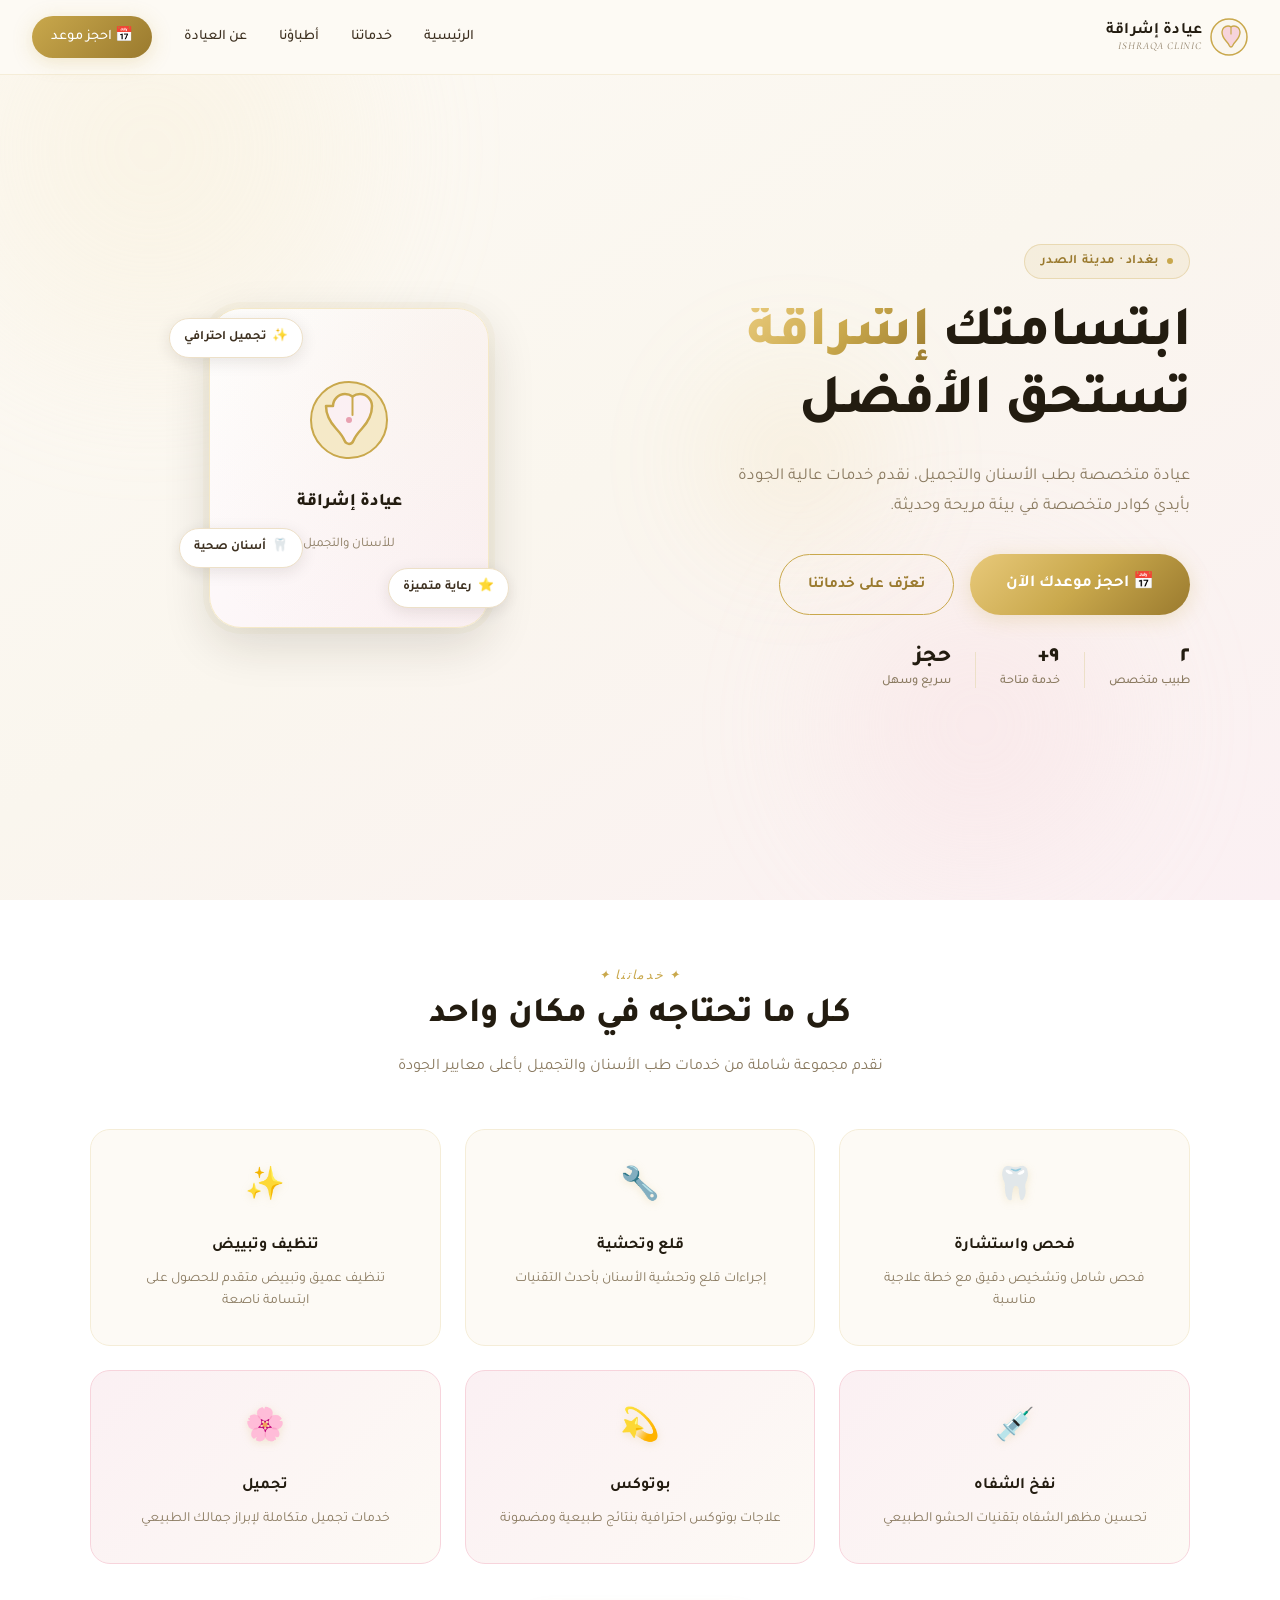
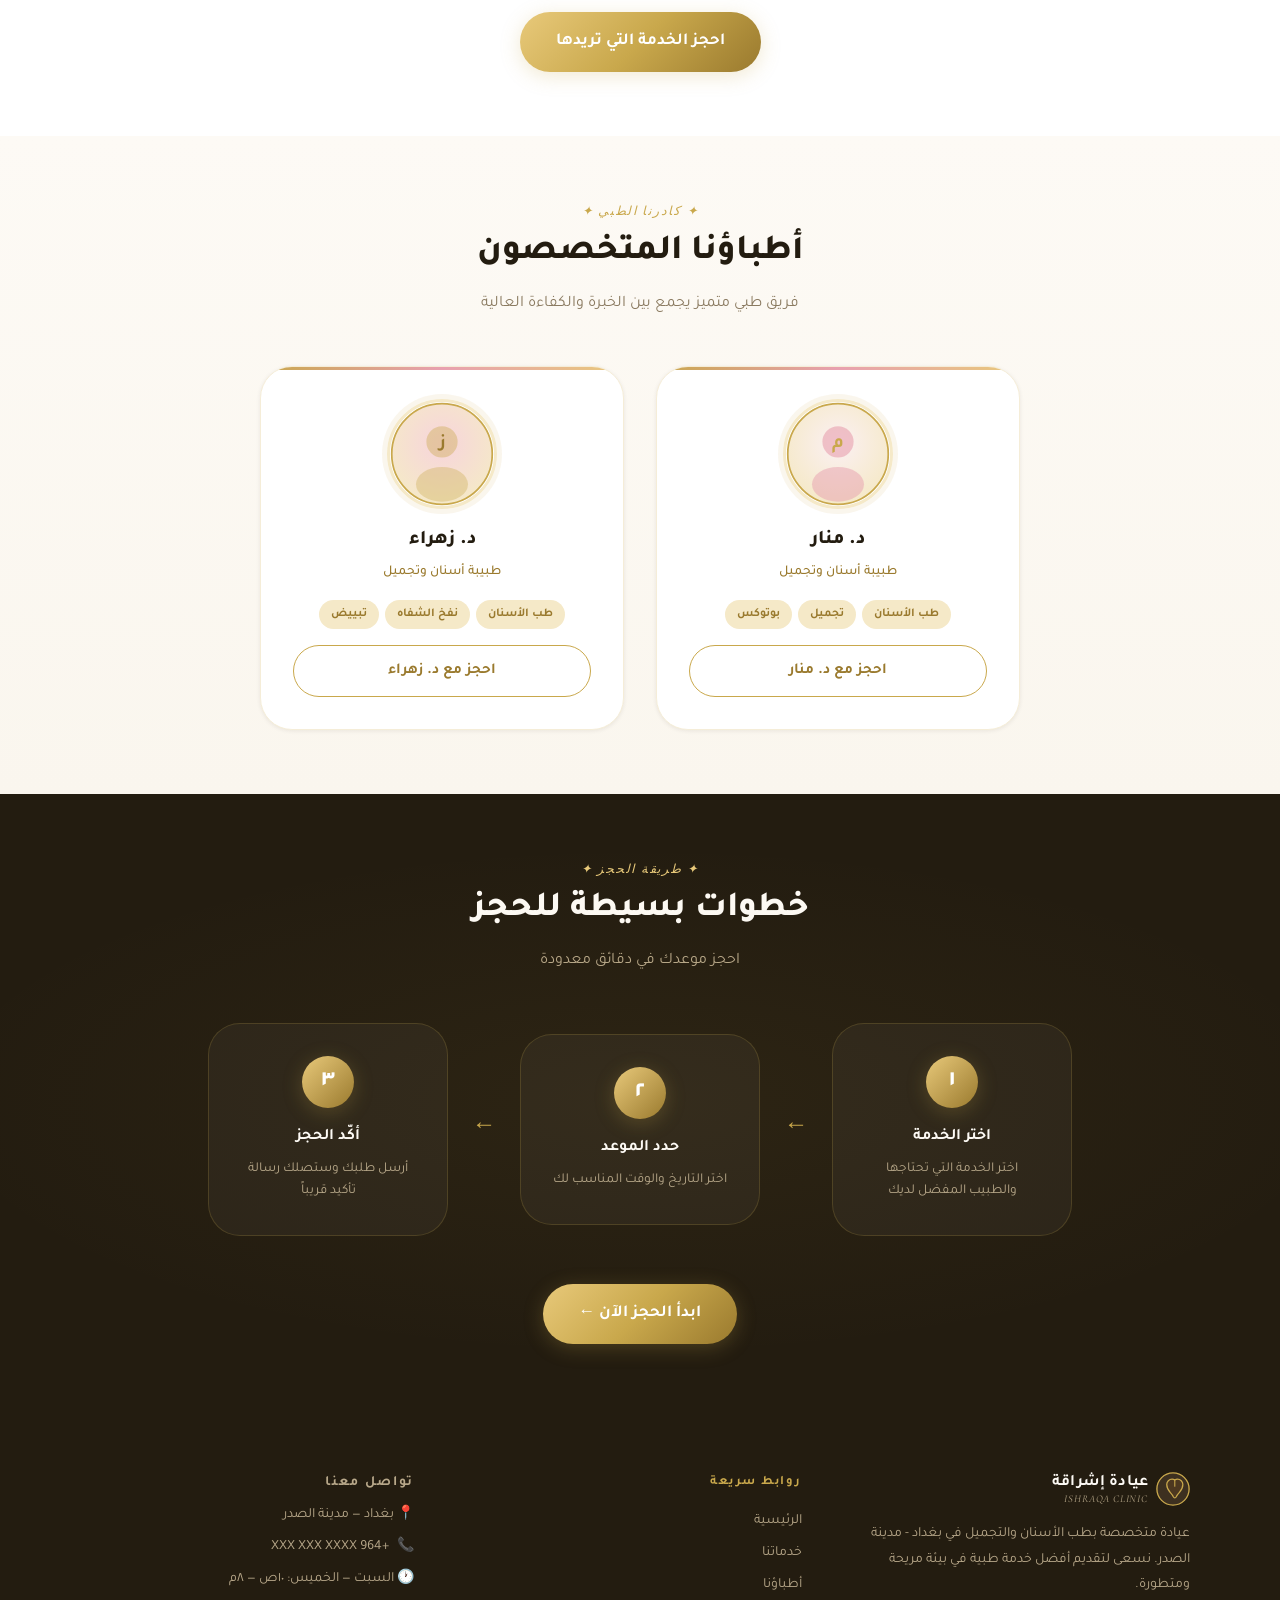
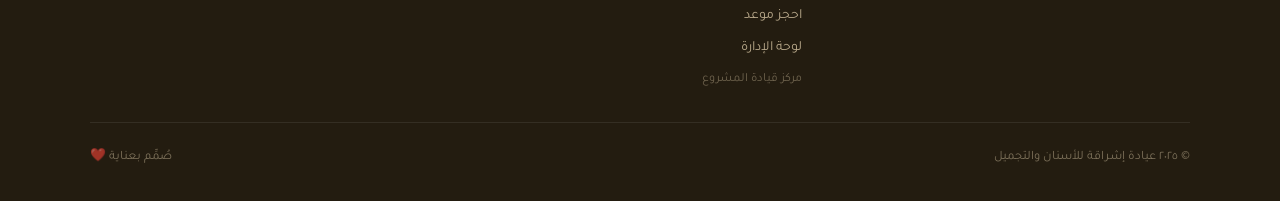
<file: index.html>
<!DOCTYPE html>
<html lang="ar" dir="rtl">
<head>
  <meta charset="UTF-8" />
  <meta name="viewport" content="width=device-width, initial-scale=1.0" />
  <meta name="description" content="عيادة إشراقة للأسنان والتجميل — بغداد، مدينة الصدر. احجز موعدك اليوم مع أفضل أطباء الأسنان والتجميل." />
  <title>عيادة إشراقة للأسنان والتجميل</title>
  <link rel="stylesheet" href="assets/css/style.css" />
  <link rel="stylesheet" href="assets/css/home.css" />
</head>
<body>

  <!-- ═══════════════════════════════════════════════════
       NAVBAR
  ═══════════════════════════════════════════════════ -->
  <nav class="navbar" id="navbar">
    <a href="index.html" class="nav-logo">
      <svg class="nav-logo-icon" viewBox="0 0 38 38" fill="none" xmlns="http://www.w3.org/2000/svg">
        <circle cx="19" cy="19" r="18" fill="#FAF6EE" stroke="#C9A84C" stroke-width="1.5"/>
        <path d="M12 14C12 10.686 14.686 8 18 8C19.1 8 20.14 8.3 21 8.84C21.86 8.3 22.9 8 24 8C27.314 8 30 10.686 30 14C30 17.5 28.2 20.5 26 23C24.8 24.3 23.4 25.8 22.6 27.8C22.3 28.5 21.7 29 21 29C20.3 29 19.7 28.5 19.4 27.8C18.6 25.8 17.2 24.3 16 23C13.8 20.5 12 17.5 12 14Z" fill="#F7D4DC" stroke="#C9A84C" stroke-width="1.4" stroke-linejoin="round"/>
        <path d="M21 8.84C21 8.84 21 14 21 16" stroke="#C9A84C" stroke-width="1.2" stroke-linecap="round"/>
      </svg>
      <div class="nav-logo-text">
        <span class="ar">عيادة إشراقة</span>
        <span class="en">Ishraqa Clinic</span>
      </div>
    </a>

    <div class="nav-links">
      <a href="index.html">الرئيسية</a>
      <a href="#services">خدماتنا</a>
      <a href="#doctors">أطباؤنا</a>
      <a href="#about">عن العيادة</a>
      <a href="booking.html" class="nav-cta">📅 احجز موعد</a>
    </div>

    <button class="nav-hamburger" id="hamburger" aria-label="القائمة">
      <span></span><span></span><span></span>
    </button>
  </nav>

  <div class="nav-mobile" id="navMobile">
    <a href="index.html">الرئيسية</a>
    <a href="#services">خدماتنا</a>
    <a href="#doctors">أطباؤنا</a>
    <a href="#about">عن العيادة</a>
    <a href="booking.html" style="color:var(--gold-dark);font-weight:700;">📅 احجز موعد</a>
  </div>

  <!-- ═══════════════════════════════════════════════════
       HERO
  ═══════════════════════════════════════════════════ -->
  <section class="hero" id="hero">
    <div class="hero-bg-shapes" aria-hidden="true">
      <div class="shape shape-1"></div>
      <div class="shape shape-2"></div>
      <div class="shape shape-3"></div>
    </div>

    <div class="hero-inner">
      <div class="hero-content">
        <span class="hero-badge animate-in">
          <span class="dot-gold"></span>
          بغداد · مدينة الصدر
        </span>

        <h1 class="hero-title animate-in-delay">
          ابتسامتك <span class="text-gold">إشراقة</span>
          <br />تستحق الأفضل
        </h1>

        <p class="hero-desc" style="animation: fadeInUp 0.5s ease 0.25s both; opacity:0;">
          عيادة متخصصة بطب الأسنان والتجميل، نقدم خدمات عالية الجودة
          بأيدي كوادر متخصصة في بيئة مريحة وحديثة.
        </p>

        <div class="hero-actions" style="animation: fadeInUp 0.5s ease 0.35s both; opacity:0;">
          <a href="booking.html" class="btn btn-primary btn-lg">
            📅 احجز موعدك الآن
          </a>
          <a href="#services" class="btn btn-outline">
            تعرّف على خدماتنا
          </a>
        </div>

        <div class="hero-trust" style="animation: fadeInUp 0.5s ease 0.45s both; opacity:0;">
          <div class="trust-item">
            <span class="trust-num">٢</span>
            <span class="trust-label">طبيب متخصص</span>
          </div>
          <div class="trust-divider"></div>
          <div class="trust-item">
            <span class="trust-num">٩+</span>
            <span class="trust-label">خدمة متاحة</span>
          </div>
          <div class="trust-divider"></div>
          <div class="trust-item">
            <span class="trust-num">حجز</span>
            <span class="trust-label">سريع وسهل</span>
          </div>
        </div>
      </div>

      <div class="hero-visual" style="animation: fadeIn 0.8s ease 0.2s both; opacity:0;" aria-hidden="true">
        <div class="hero-card-wrap">
          <div class="hero-main-card">
            <div class="hero-card-icon">
              <svg viewBox="0 0 80 80" fill="none" xmlns="http://www.w3.org/2000/svg" width="80" height="80">
                <circle cx="40" cy="40" r="38" fill="#F5E9C8" stroke="#C9A84C" stroke-width="2"/>
                <path d="M24 26C24 19.373 29.373 14 36 14C38.8 14 41.4 14.9 43.5 16.5C45.6 14.9 48.2 14 51 14C57.627 14 63 19.373 63 26C63 35 58.5 42.5 53 48.5C50 51.8 46.5 55.5 44.5 60.5C43.7 62.5 42.1 64 40 64C37.9 64 36.3 62.5 35.5 60.5C33.5 55.5 30 51.8 27 48.5C21.5 42.5 17 35 17 26H24Z" fill="#FBF0F3" stroke="#C9A84C" stroke-width="2.5" stroke-linejoin="round"/>
                <path d="M43.5 16.5C43.5 16.5 43.5 30 43.5 35" stroke="#C9A84C" stroke-width="2" stroke-linecap="round"/>
                <circle cx="40" cy="40" r="3" fill="#E8A0B0"/>
              </svg>
            </div>
            <p class="hero-card-title">عيادة إشراقة</p>
            <p class="hero-card-sub">للأسنان والتجميل</p>
          </div>

          <div class="floating-badge float-1">
            <span>✨</span> تجميل احترافي
          </div>
          <div class="floating-badge float-2">
            <span>🦷</span> أسنان صحية
          </div>
          <div class="floating-badge float-3">
            <span>⭐</span> رعاية متميزة
          </div>
        </div>
      </div>
    </div>
  </section>

  <!-- ═══════════════════════════════════════════════════
       SERVICES
  ═══════════════════════════════════════════════════ -->
  <section class="section services-section" id="services">
    <div class="section-inner">
      <div class="section-header">
        <div class="section-eyebrow">✦ خدماتنا ✦</div>
        <h2 class="section-title">كل ما تحتاجه في مكان واحد</h2>
        <p class="section-subtitle">نقدم مجموعة شاملة من خدمات طب الأسنان والتجميل بأعلى معايير الجودة</p>
      </div>

      <div class="services-grid stagger-children">
        <div class="service-card">
          <div class="service-icon">🦷</div>
          <h3>فحص واستشارة</h3>
          <p>فحص شامل وتشخيص دقيق مع خطة علاجية مناسبة</p>
        </div>
        <div class="service-card">
          <div class="service-icon">🔧</div>
          <h3>قلع وتحشية</h3>
          <p>إجراءات قلع وتحشية الأسنان بأحدث التقنيات</p>
        </div>
        <div class="service-card">
          <div class="service-icon">✨</div>
          <h3>تنظيف وتبييض</h3>
          <p>تنظيف عميق وتبييض متقدم للحصول على ابتسامة ناصعة</p>
        </div>
        <div class="service-card service-card-featured">
          <div class="service-icon">💉</div>
          <h3>نفخ الشفاه</h3>
          <p>تحسين مظهر الشفاه بتقنيات الحشو الطبيعي</p>
        </div>
        <div class="service-card service-card-featured">
          <div class="service-icon">💫</div>
          <h3>بوتوكس</h3>
          <p>علاجات بوتوكس احترافية بنتائج طبيعية ومضمونة</p>
        </div>
        <div class="service-card service-card-featured">
          <div class="service-icon">🌸</div>
          <h3>تجميل</h3>
          <p>خدمات تجميل متكاملة لإبراز جمالك الطبيعي</p>
        </div>
      </div>

      <div class="services-cta">
        <a href="booking.html" class="btn btn-primary btn-lg">
          احجز الخدمة التي تريدها
        </a>
      </div>
    </div>
  </section>

  <!-- ═══════════════════════════════════════════════════
       DOCTORS
  ═══════════════════════════════════════════════════ -->
  <section class="section doctors-section" id="doctors">
    <div class="section-inner">
      <div class="section-header">
        <div class="section-eyebrow">✦ كادرنا الطبي ✦</div>
        <h2 class="section-title">أطباؤنا المتخصصون</h2>
        <p class="section-subtitle">فريق طبي متميز يجمع بين الخبرة والكفاءة العالية</p>
      </div>

      <div class="doctors-grid stagger-children">
        <div class="doctor-card">
          <div class="doctor-avatar">
            <svg viewBox="0 0 120 120" fill="none" xmlns="http://www.w3.org/2000/svg" width="100%" height="100%">
              <circle cx="60" cy="60" r="58" fill="url(#grad1)" stroke="#C9A84C" stroke-width="2"/>
              <defs>
                <radialGradient id="grad1" cx="50%" cy="40%" r="60%">
                  <stop offset="0%" stop-color="#FBF0F3"/>
                  <stop offset="100%" stop-color="#F5E9C8"/>
                </radialGradient>
              </defs>
              <circle cx="60" cy="46" r="18" fill="#E8A0B0" opacity="0.6"/>
              <ellipse cx="60" cy="95" rx="30" ry="20" fill="#E8A0B0" opacity="0.5"/>
              <text x="60" y="52" font-family="Tajawal" font-size="22" fill="#C9A84C" text-anchor="middle" font-weight="700">م</text>
            </svg>
          </div>
          <div class="doctor-info">
            <h3 class="doctor-name">د. منار</h3>
            <p class="doctor-title">طبيبة أسنان وتجميل</p>
            <div class="doctor-tags">
              <span class="doctor-tag">طب الأسنان</span>
              <span class="doctor-tag">تجميل</span>
              <span class="doctor-tag">بوتوكس</span>
            </div>
            <a href="booking.html?doctor=manar" class="btn btn-outline" style="margin-top:var(--space-md); width:100%; justify-content:center;">
              احجز مع د. منار
            </a>
          </div>
        </div>

        <div class="doctor-card">
          <div class="doctor-avatar">
            <svg viewBox="0 0 120 120" fill="none" xmlns="http://www.w3.org/2000/svg" width="100%" height="100%">
              <circle cx="60" cy="60" r="58" fill="url(#grad2)" stroke="#C9A84C" stroke-width="2"/>
              <defs>
                <radialGradient id="grad2" cx="50%" cy="40%" r="60%">
                  <stop offset="0%" stop-color="#F7D4DC"/>
                  <stop offset="100%" stop-color="#F5E9C8"/>
                </radialGradient>
              </defs>
              <circle cx="60" cy="46" r="18" fill="#C9A84C" opacity="0.4"/>
              <ellipse cx="60" cy="95" rx="30" ry="20" fill="#C9A84C" opacity="0.35"/>
              <text x="60" y="52" font-family="Tajawal" font-size="22" fill="#9A7A2E" text-anchor="middle" font-weight="700">ز</text>
            </svg>
          </div>
          <div class="doctor-info">
            <h3 class="doctor-name">د. زهراء</h3>
            <p class="doctor-title">طبيبة أسنان وتجميل</p>
            <div class="doctor-tags">
              <span class="doctor-tag">طب الأسنان</span>
              <span class="doctor-tag">نفخ الشفاه</span>
              <span class="doctor-tag">تبييض</span>
            </div>
            <a href="booking.html?doctor=zahraa" class="btn btn-outline" style="margin-top:var(--space-md); width:100%; justify-content:center;">
              احجز مع د. زهراء
            </a>
          </div>
        </div>
      </div>
    </div>
  </section>

  <!-- ═══════════════════════════════════════════════════
       HOW IT WORKS
  ═══════════════════════════════════════════════════ -->
  <section class="section how-section" id="about">
    <div class="section-inner">
      <div class="section-header">
        <div class="section-eyebrow">✦ طريقة الحجز ✦</div>
        <h2 class="section-title">خطوات بسيطة للحجز</h2>
        <p class="section-subtitle">احجز موعدك في دقائق معدودة</p>
      </div>

      <div class="steps-grid stagger-children">
        <div class="step-item">
          <div class="step-number">١</div>
          <h3>اختر الخدمة</h3>
          <p>اختر الخدمة التي تحتاجها والطبيب المفضل لديك</p>
        </div>
        <div class="step-arrow">←</div>
        <div class="step-item">
          <div class="step-number">٢</div>
          <h3>حدد الموعد</h3>
          <p>اختر التاريخ والوقت المناسب لك</p>
        </div>
        <div class="step-arrow">←</div>
        <div class="step-item">
          <div class="step-number">٣</div>
          <h3>أكّد الحجز</h3>
          <p>أرسل طلبك وستصلك رسالة تأكيد قريباً</p>
        </div>
      </div>

      <div style="text-align:center; margin-top:var(--space-2xl);">
        <a href="booking.html" class="btn btn-primary btn-lg">
          ابدأ الحجز الآن ←
        </a>
      </div>
    </div>
  </section>

  <!-- ═══════════════════════════════════════════════════
       FOOTER
  ═══════════════════════════════════════════════════ -->
  <footer class="footer">
    <div class="footer-inner">
      <div class="footer-brand">
        <div class="nav-logo" style="margin-bottom:var(--space-md);">
          <svg width="34" height="34" viewBox="0 0 38 38" fill="none">
            <circle cx="19" cy="19" r="18" fill="#3D3020" stroke="#C9A84C" stroke-width="1.5"/>
            <path d="M12 14C12 10.686 14.686 8 18 8C19.1 8 20.14 8.3 21 8.84C21.86 8.3 22.9 8 24 8C27.314 8 30 10.686 30 14C30 17.5 28.2 20.5 26 23C24.8 24.3 23.4 25.8 22.6 27.8C22.3 28.5 21.7 29 21 29C20.3 29 19.7 28.5 19.4 27.8C18.6 25.8 17.2 24.3 16 23C13.8 20.5 12 17.5 12 14Z" fill="#4D3820" stroke="#C9A84C" stroke-width="1.4"/>
            <path d="M21 8.84C21 8.84 21 14 21 16" stroke="#C9A84C" stroke-width="1.2" stroke-linecap="round"/>
          </svg>
          <div class="nav-logo-text">
            <span class="ar">عيادة إشراقة</span>
            <span class="en">Ishraqa Clinic</span>
          </div>
        </div>
        <p class="footer-desc">
          عيادة متخصصة بطب الأسنان والتجميل في بغداد - مدينة الصدر.
          نسعى لتقديم أفضل خدمة طبية في بيئة مريحة ومتطورة.
        </p>
      </div>

      <div>
        <p class="footer-title">روابط سريعة</p>
        <div class="footer-links">
          <a href="index.html">الرئيسية</a>
          <a href="#services">خدماتنا</a>
          <a href="#doctors">أطباؤنا</a>
          <a href="booking.html">احجز موعد</a>
          <a href="admin.html">لوحة الإدارة</a>
          <a href="orchestrator.html" style="opacity:0.5; font-size:0.78rem;">مركز قيادة المشروع</a>
        </div>
      </div>

      <div class="footer-contact">
        <p class="footer-title">تواصل معنا</p>
        <p>📍 بغداد — مدينة الصدر</p>
        <p>📞 <span id="footer-phone">تواصل معنا للحجز</span></p>
        <p>🕐 السبت — الخميس: ١٠ص — ٨م</p>
      </div>
    </div>

    <div class="footer-bottom">
      <span>© ٢٠٢٥ عيادة إشراقة للأسنان والتجميل</span>
      <span>صُمِّم بعناية ❤️</span>
    </div>
  </footer>

  <script src="assets/js/config.js"></script>
  <script>
    // Navbar scroll effect
    const navbar = document.getElementById('navbar');
    window.addEventListener('scroll', () => {
      navbar.classList.toggle('scrolled', window.scrollY > 20);
    });

    // Mobile menu
    const hamburger = document.getElementById('hamburger');
    const navMobile = document.getElementById('navMobile');
    hamburger.addEventListener('click', () => {
      navMobile.classList.toggle('open');
    });

    // Close mobile menu on link click
    navMobile.querySelectorAll('a').forEach(a => {
      a.addEventListener('click', () => navMobile.classList.remove('open'));
    });

    // Set phone from config
    const phoneEl = document.getElementById('footer-phone');
    if (phoneEl && ISHRAQA_CONFIG.CLINIC_PHONE) {
      phoneEl.textContent = ISHRAQA_CONFIG.CLINIC_PHONE;
    }
  </script>
</body>
</html>
</file>
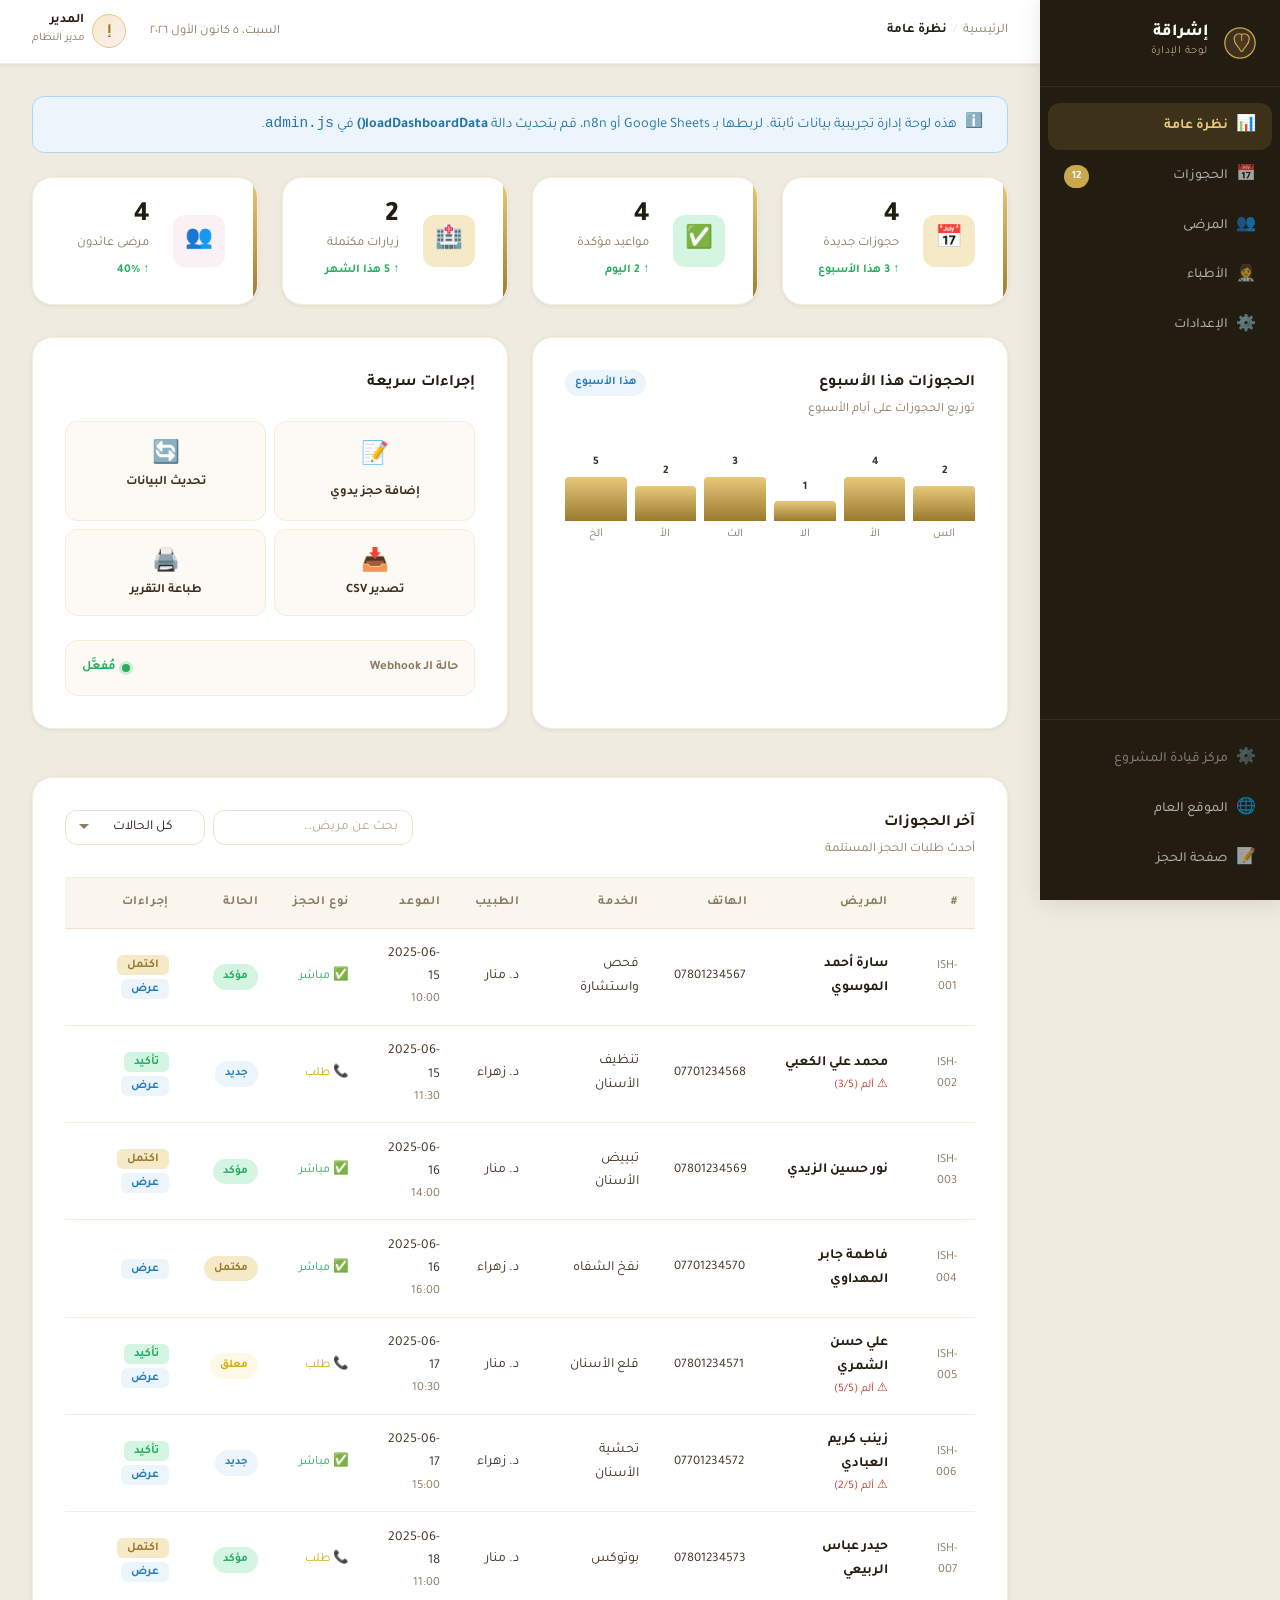
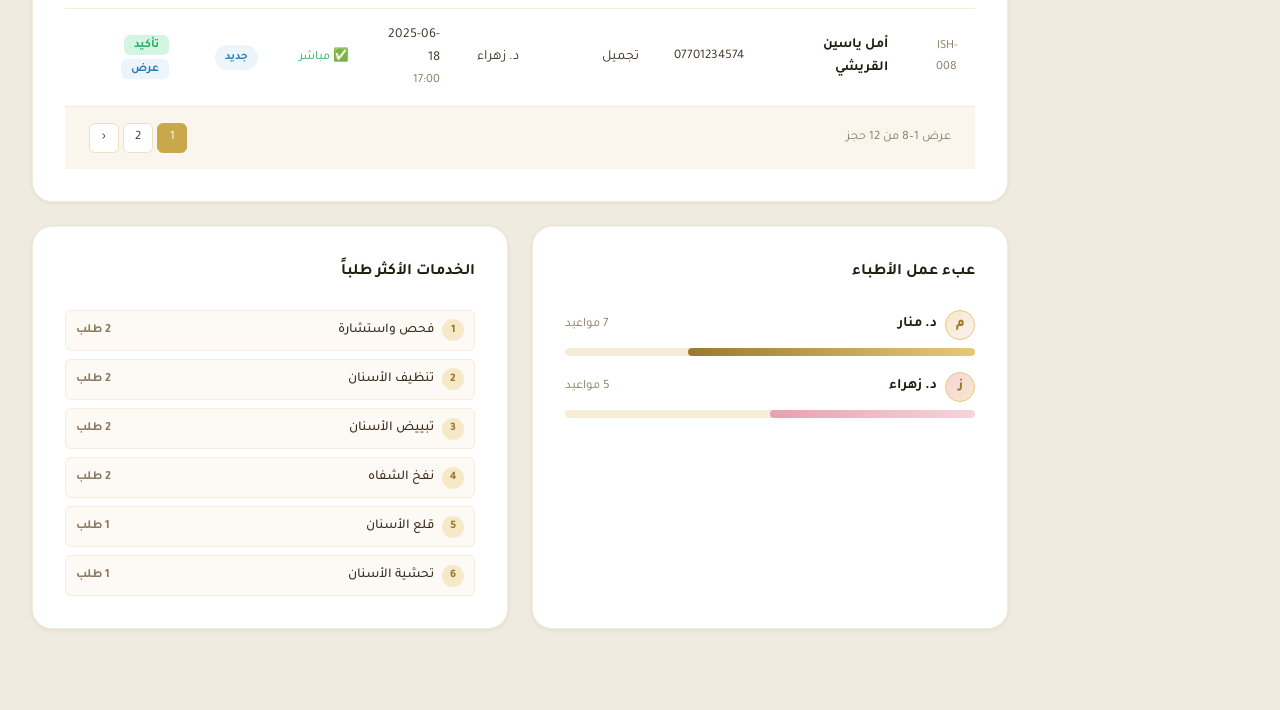
<file: admin.html>
<!DOCTYPE html>
<html lang="ar" dir="rtl">
<head>
  <meta charset="UTF-8" />
  <meta name="viewport" content="width=device-width, initial-scale=1.0" />
  <meta name="robots" content="noindex, nofollow" />
  <title>لوحة الإدارة — عيادة إشراقة</title>
  <link rel="stylesheet" href="assets/css/style.css" />
  <link rel="stylesheet" href="assets/css/admin.css" />
</head>
<body class="admin-body">

  <!-- ═══════════════════════════════════════════════════
       SIDEBAR
  ═══════════════════════════════════════════════════ -->
  <aside class="admin-sidebar" id="adminSidebar">
    <div class="sidebar-brand">
      <svg width="32" height="32" viewBox="0 0 38 38" fill="none">
        <circle cx="19" cy="19" r="18" fill="#3D3020" stroke="#C9A84C" stroke-width="1.5"/>
        <path d="M12 14C12 10.686 14.686 8 18 8C19.1 8 20.14 8.3 21 8.84C21.86 8.3 22.9 8 24 8C27.314 8 30 10.686 30 14C30 17.5 28.2 20.5 26 23C24.8 24.3 23.4 25.8 22.6 27.8C22.3 28.5 21.7 29 21 29C20.3 29 19.7 28.5 19.4 27.8C18.6 25.8 17.2 24.3 16 23C13.8 20.5 12 17.5 12 14Z" fill="#4D3820" stroke="#C9A84C" stroke-width="1.4"/>
        <path d="M21 8.84L21 16" stroke="#C9A84C" stroke-width="1.2" stroke-linecap="round"/>
      </svg>
      <div>
        <div class="brand-name">إشراقة</div>
        <div class="brand-sub">لوحة الإدارة</div>
      </div>
    </div>

    <nav class="sidebar-nav">
      <a href="#" class="sidebar-link active" data-section="overview">
        <span class="sidebar-link-icon">📊</span>
        <span>نظرة عامة</span>
      </a>
      <a href="#" class="sidebar-link" data-section="bookings">
        <span class="sidebar-link-icon">📅</span>
        <span>الحجوزات</span>
        <span class="sidebar-badge">12</span>
      </a>
      <a href="#" class="sidebar-link" data-section="patients">
        <span class="sidebar-link-icon">👥</span>
        <span>المرضى</span>
      </a>
      <a href="#" class="sidebar-link" data-section="doctors">
        <span class="sidebar-link-icon">👩‍⚕️</span>
        <span>الأطباء</span>
      </a>
      <a href="#" class="sidebar-link" data-section="settings">
        <span class="sidebar-link-icon">⚙️</span>
        <span>الإعدادات</span>
      </a>
    </nav>

    <div class="sidebar-bottom">
      <a href="orchestrator.html" class="sidebar-link" style="opacity:0.65;" title="أداة إدارة داخلية">
        <span class="sidebar-link-icon">⚙️</span>
        <span>مركز قيادة المشروع</span>
      </a>
      <a href="index.html" class="sidebar-link">
        <span class="sidebar-link-icon">🌐</span>
        <span>الموقع العام</span>
      </a>
      <a href="booking.html" class="sidebar-link">
        <span class="sidebar-link-icon">📝</span>
        <span>صفحة الحجز</span>
      </a>
      <!-- AUTH PLACEHOLDER: Login/logout button will be added here -->
      <!-- <button class="sidebar-link logout-btn"><span>🔒</span> تسجيل الخروج</button> -->
    </div>
  </aside>

  <!-- ═══════════════════════════════════════════════════
       MAIN CONTENT
  ═══════════════════════════════════════════════════ -->
  <div class="admin-main">

    <!-- TOP BAR -->
    <header class="admin-topbar">
      <div class="topbar-right">
        <button class="sidebar-toggle" id="sidebarToggle" aria-label="Toggle sidebar">
          ☰
        </button>
        <div class="topbar-breadcrumb">
          <span>الرئيسية</span>
          <span class="breadcrumb-sep">/</span>
          <span class="breadcrumb-current" id="currentSection">نظرة عامة</span>
        </div>
      </div>
      <div class="topbar-left">
        <div class="topbar-date" id="topbarDate"></div>
        <div class="topbar-user">
          <div class="topbar-user-avatar">إ</div>
          <div class="topbar-user-info">
            <span class="topbar-user-name">المدير</span>
            <span class="topbar-user-role">مدير النظام</span>
          </div>
        </div>
      </div>
    </header>

    <!-- ─── CONTENT AREA ─────────────────────────────── -->
    <div class="admin-content">

      <!-- DEV NOTICE -->
      <div class="alert alert-info" style="margin-bottom:var(--space-lg);">
        <span>ℹ️</span>
        <span>
          هذه لوحة إدارة تجريبية بيانات ثابتة. لربطها بـ Google Sheets أو n8n،
          قم بتحديث دالة <strong>loadDashboardData()</strong> في <code>admin.js</code>.
        </span>
      </div>

      <!-- ── STAT CARDS ── -->
      <div class="stats-grid stagger-children" id="statsGrid">
        <div class="stat-card">
          <div class="stat-icon gold">📅</div>
          <div class="stat-body">
            <div class="stat-value" id="statNewBookings">12</div>
            <div class="stat-label">حجوزات جديدة</div>
            <div class="stat-change up">↑ 3 هذا الأسبوع</div>
          </div>
        </div>
        <div class="stat-card">
          <div class="stat-icon green">✅</div>
          <div class="stat-body">
            <div class="stat-value" id="statConfirmed">8</div>
            <div class="stat-label">مواعيد مؤكدة</div>
            <div class="stat-change up">↑ 2 اليوم</div>
          </div>
        </div>
        <div class="stat-card">
          <div class="stat-icon gold">🏥</div>
          <div class="stat-body">
            <div class="stat-value" id="statCompleted">47</div>
            <div class="stat-label">زيارات مكتملة</div>
            <div class="stat-change up">↑ 5 هذا الشهر</div>
          </div>
        </div>
        <div class="stat-card">
          <div class="stat-icon pink">👥</div>
          <div class="stat-body">
            <div class="stat-value" id="statReturning">19</div>
            <div class="stat-label">مرضى عائدون</div>
            <div class="stat-change up">↑ 40%</div>
          </div>
        </div>
      </div>

      <!-- ── CHARTS ROW ── -->
      <div class="dashboard-row">
        <!-- Mini chart placeholder -->
        <div class="card dashboard-chart-card">
          <div class="card-header">
            <div>
              <h3 class="card-title">الحجوزات هذا الأسبوع</h3>
              <p class="card-subtitle">توزيع الحجوزات على أيام الأسبوع</p>
            </div>
            <span class="badge badge-new">هذا الأسبوع</span>
          </div>
          <div class="mini-chart" id="weekChart">
            <!-- Bar chart rendered by JS -->
          </div>
        </div>

        <!-- Quick actions -->
        <div class="card quick-actions-card">
          <div class="card-header">
            <h3 class="card-title">إجراءات سريعة</h3>
          </div>
          <div class="quick-actions">
            <a href="booking.html" class="quick-action-btn">
              <span class="qa-icon">📝</span>
              <span>إضافة حجز يدوي</span>
            </a>
            <button class="quick-action-btn" onclick="refreshData()">
              <span class="qa-icon">🔄</span>
              <span>تحديث البيانات</span>
            </button>
            <button class="quick-action-btn" onclick="exportCSV()">
              <span class="qa-icon">📥</span>
              <span>تصدير CSV</span>
            </button>
            <button class="quick-action-btn" onclick="printView()">
              <span class="qa-icon">🖨️</span>
              <span>طباعة التقرير</span>
            </button>
          </div>

          <!-- Webhook status -->
          <div class="webhook-status" id="webhookStatus">
            <div class="ws-label">حالة الـ Webhook</div>
            <div class="ws-value" id="wsValue">
              <span class="ws-dot" id="wsDot"></span>
              <span id="wsText">جارٍ الفحص…</span>
            </div>
          </div>
        </div>
      </div>

      <!-- ── RECENT BOOKINGS TABLE ── -->
      <div class="card table-card">
        <div class="card-header">
          <div>
            <h3 class="card-title">آخر الحجوزات</h3>
            <p class="card-subtitle">أحدث طلبات الحجز المستلمة</p>
          </div>
          <div class="table-controls">
            <input type="text" class="form-control" id="tableSearch" placeholder="بحث عن مريض…" style="width:200px; padding:0.5rem 0.9rem; font-size:0.85rem;" />
            <select class="form-control" id="statusFilter" style="width:140px; padding:0.5rem 0.9rem; font-size:0.85rem; padding-inline-start:2rem;">
              <option value="">كل الحالات</option>
              <option value="new">جديد</option>
              <option value="confirmed">مؤكد</option>
              <option value="completed">مكتمل</option>
              <option value="pending">معلق</option>
            </select>
          </div>
        </div>

        <div class="table-wrapper" style="border:none; box-shadow:none; border-radius:0;">
          <table class="data-table" id="bookingsTable">
            <thead>
              <tr>
                <th>#</th>
                <th>المريض</th>
                <th>الهاتف</th>
                <th>الخدمة</th>
                <th>الطبيب</th>
                <th>الموعد</th>
                <th>نوع الحجز</th>
                <th>الحالة</th>
                <th>إجراءات</th>
              </tr>
            </thead>
            <tbody id="bookingsBody">
              <!-- Populated by JS -->
            </tbody>
          </table>
        </div>

        <div class="table-footer">
          <span class="table-count" id="tableCount">عرض 0 من 0 حجز</span>
          <div class="pagination" id="pagination"></div>
        </div>
      </div>

      <!-- ── DOCTORS WORKLOAD ── -->
      <div class="dashboard-row">
        <div class="card">
          <div class="card-header">
            <h3 class="card-title">عبء عمل الأطباء</h3>
          </div>
          <div class="doctors-workload">
            <div class="workload-item">
              <div class="workload-header">
                <div class="workload-doctor">
                  <div class="workload-avatar">م</div>
                  <span>د. منار</span>
                </div>
                <span class="workload-count">7 مواعيد</span>
              </div>
              <div class="workload-bar-wrap">
                <div class="workload-bar" style="width:70%; background:linear-gradient(to left, var(--gold-light), var(--gold-dark));"></div>
              </div>
            </div>
            <div class="workload-item">
              <div class="workload-header">
                <div class="workload-doctor">
                  <div class="workload-avatar" style="background:linear-gradient(135deg,var(--pink-light),var(--gold-pale));">ز</div>
                  <span>د. زهراء</span>
                </div>
                <span class="workload-count">5 مواعيد</span>
              </div>
              <div class="workload-bar-wrap">
                <div class="workload-bar" style="width:50%; background:linear-gradient(to left, var(--pink-light), var(--pink));"></div>
              </div>
            </div>
          </div>
        </div>

        <div class="card">
          <div class="card-header">
            <h3 class="card-title">الخدمات الأكثر طلباً</h3>
          </div>
          <div class="services-ranking" id="servicesRanking">
            <!-- Populated by JS -->
          </div>
        </div>
      </div>

    </div><!-- /admin-content -->
  </div><!-- /admin-main -->

  <script src="assets/js/config.js"></script>
  <script src="assets/js/admin.js"></script>
</body>
</html>
</file>
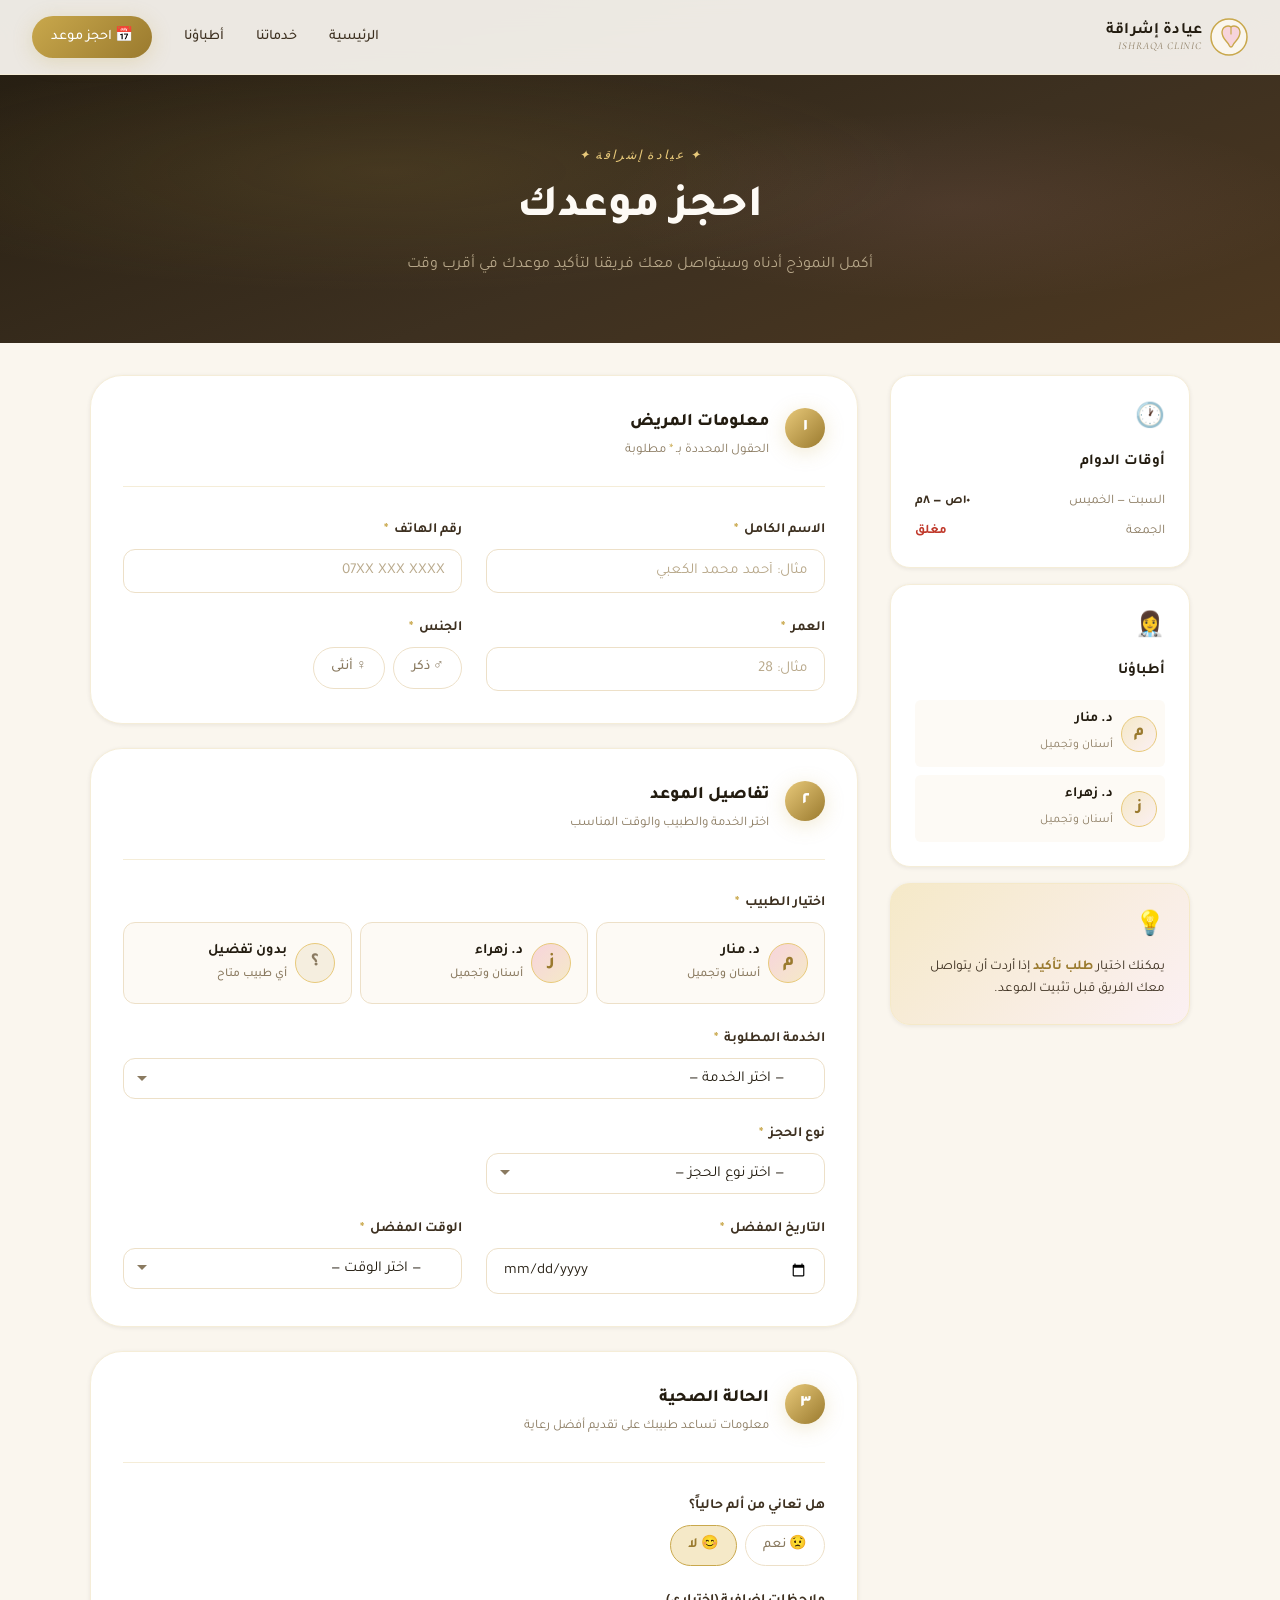
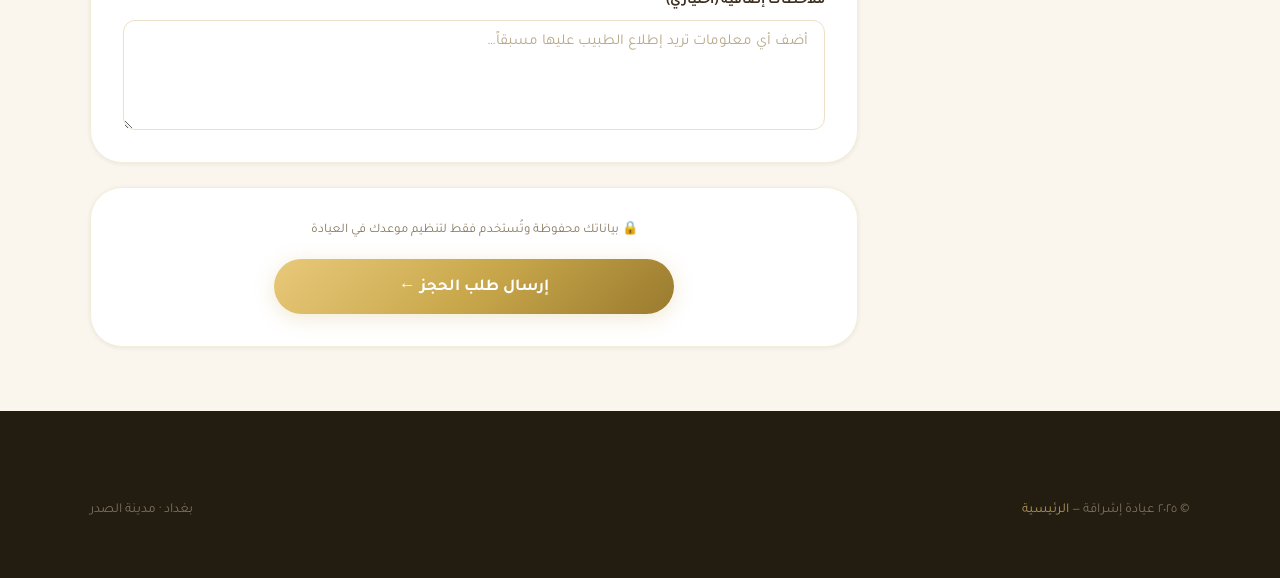
<file: booking.html>
<!DOCTYPE html>
<html lang="ar" dir="rtl">
<head>
  <meta charset="UTF-8" />
  <meta name="viewport" content="width=device-width, initial-scale=1.0" />
  <meta name="description" content="احجز موعدك في عيادة إشراقة للأسنان والتجميل — بغداد" />
  <title>احجز موعدك — عيادة إشراقة</title>
  <link rel="stylesheet" href="assets/css/style.css" />
  <link rel="stylesheet" href="assets/css/booking.css" />
</head>
<body>

  <!-- LOADING OVERLAY -->
  <div class="loading-overlay" id="loadingOverlay" role="status" aria-live="polite">
    <div class="loader"></div>
    <p>جارٍ إرسال حجزك…</p>
  </div>

  <!-- NAVBAR -->
  <nav class="navbar" id="navbar">
    <a href="index.html" class="nav-logo">
      <svg class="nav-logo-icon" viewBox="0 0 38 38" fill="none" xmlns="http://www.w3.org/2000/svg">
        <circle cx="19" cy="19" r="18" fill="#FAF6EE" stroke="#C9A84C" stroke-width="1.5"/>
        <path d="M12 14C12 10.686 14.686 8 18 8C19.1 8 20.14 8.3 21 8.84C21.86 8.3 22.9 8 24 8C27.314 8 30 10.686 30 14C30 17.5 28.2 20.5 26 23C24.8 24.3 23.4 25.8 22.6 27.8C22.3 28.5 21.7 29 21 29C20.3 29 19.7 28.5 19.4 27.8C18.6 25.8 17.2 24.3 16 23C13.8 20.5 12 17.5 12 14Z" fill="#F7D4DC" stroke="#C9A84C" stroke-width="1.4" stroke-linejoin="round"/>
        <path d="M21 8.84C21 8.84 21 14 21 16" stroke="#C9A84C" stroke-width="1.2" stroke-linecap="round"/>
      </svg>
      <div class="nav-logo-text">
        <span class="ar">عيادة إشراقة</span>
        <span class="en">Ishraqa Clinic</span>
      </div>
    </a>
    <div class="nav-links">
      <a href="index.html">الرئيسية</a>
      <a href="index.html#services">خدماتنا</a>
      <a href="index.html#doctors">أطباؤنا</a>
      <a href="booking.html" class="nav-cta">📅 احجز موعد</a>
    </div>
    <button class="nav-hamburger" id="hamburger" aria-label="القائمة">
      <span></span><span></span><span></span>
    </button>
  </nav>

  <div class="nav-mobile" id="navMobile">
    <a href="index.html">الرئيسية</a>
    <a href="index.html#services">خدماتنا</a>
    <a href="index.html#doctors">أطباؤنا</a>
    <a href="booking.html" style="color:var(--gold-dark);font-weight:700;">📅 احجز موعد</a>
  </div>

  <!-- PAGE HERO -->
  <div class="page-hero">
    <div class="page-hero-content animate-in">
      <div class="page-hero-eyebrow">✦ عيادة إشراقة ✦</div>
      <h1>احجز موعدك</h1>
      <p>أكمل النموذج أدناه وسيتواصل معك فريقنا لتأكيد موعدك في أقرب وقت</p>
    </div>
  </div>

  <!-- BOOKING LAYOUT -->
  <div class="booking-layout section">
    <div class="booking-inner">

      <!-- LEFT: Info sidebar -->
      <aside class="booking-sidebar">
        <div class="sidebar-card animate-in">
          <div class="sidebar-icon">🕐</div>
          <h3>أوقات الدوام</h3>
          <div class="sidebar-schedule">
            <div class="schedule-row">
              <span>السبت — الخميس</span>
              <span class="schedule-time">١٠ص — ٨م</span>
            </div>
            <div class="schedule-row">
              <span>الجمعة</span>
              <span class="schedule-time closed">مغلق</span>
            </div>
          </div>
        </div>

        <div class="sidebar-card animate-in" style="animation-delay:0.1s">
          <div class="sidebar-icon">👩‍⚕️</div>
          <h3>أطباؤنا</h3>
          <div class="sidebar-doctors">
            <div class="sidebar-doc">
              <div class="sidebar-doc-avatar">م</div>
              <div>
                <strong>د. منار</strong>
                <small>أسنان وتجميل</small>
              </div>
            </div>
            <div class="sidebar-doc">
              <div class="sidebar-doc-avatar">ز</div>
              <div>
                <strong>د. زهراء</strong>
                <small>أسنان وتجميل</small>
              </div>
            </div>
          </div>
        </div>

        <div class="sidebar-card sidebar-tip animate-in" style="animation-delay:0.2s">
          <div class="sidebar-icon">💡</div>
          <p>يمكنك اختيار <strong>طلب تأكيد</strong> إذا أردت أن يتواصل معك الفريق قبل تثبيت الموعد.</p>
        </div>
      </aside>

      <!-- RIGHT: Form -->
      <main class="booking-form-wrap">
        <!-- Error Alert -->
        <div class="alert alert-error" id="errorAlert" style="display:none; margin-bottom:var(--space-lg);" role="alert">
          <span>⚠️</span>
          <span id="errorMessage"></span>
        </div>

        <form id="bookingForm" class="booking-form" novalidate>

          <!-- ── Section 1: Patient Info ── -->
          <div class="form-section animate-in">
            <div class="form-section-header">
              <span class="form-section-num">١</span>
              <div>
                <h2 class="form-section-title">معلومات المريض</h2>
                <p class="form-section-sub">الحقول المحددة بـ <span style="color:var(--gold)">*</span> مطلوبة</p>
              </div>
            </div>

            <div class="form-grid-2">
              <div class="form-group">
                <label class="form-label" for="patientName">
                  الاسم الكامل <span class="required">*</span>
                </label>
                <input
                  type="text"
                  id="patientName"
                  name="patientName"
                  class="form-control"
                  placeholder="مثال: أحمد محمد الكعبي"
                  autocomplete="name"
                />
                <span class="form-error">⚠ الرجاء إدخال الاسم الكامل</span>
              </div>

              <div class="form-group">
                <label class="form-label" for="phone">
                  رقم الهاتف <span class="required">*</span>
                </label>
                <input
                  type="tel"
                  id="phone"
                  name="phone"
                  class="form-control"
                  placeholder="07XX XXX XXXX"
                  autocomplete="tel"
                  inputmode="tel"
                  dir="ltr"
                />
                <span class="form-error">⚠ رقم الهاتف مطلوب</span>
              </div>

              <div class="form-group">
                <label class="form-label" for="age">
                  العمر <span class="required">*</span>
                </label>
                <input
                  type="number"
                  id="age"
                  name="age"
                  class="form-control"
                  placeholder="مثال: 28"
                  min="1"
                  max="120"
                  inputmode="numeric"
                />
                <span class="form-error">⚠ الرجاء إدخال العمر</span>
              </div>

              <div class="form-group" id="genderGroup">
                <label class="form-label">
                  الجنس <span class="required">*</span>
                </label>
                <div class="radio-group radio-group-wrapper">
                  <div class="radio-option">
                    <input type="radio" id="genderMale" name="gender" value="male" />
                    <label for="genderMale">♂ ذكر</label>
                  </div>
                  <div class="radio-option">
                    <input type="radio" id="genderFemale" name="gender" value="female" />
                    <label for="genderFemale">♀ أنثى</label>
                  </div>
                </div>
                <span class="form-error">⚠ الرجاء اختيار الجنس</span>
              </div>
            </div>
          </div>

          <!-- ── Section 2: Appointment ── -->
          <div class="form-section animate-in" style="animation-delay:0.1s">
            <div class="form-section-header">
              <span class="form-section-num">٢</span>
              <div>
                <h2 class="form-section-title">تفاصيل الموعد</h2>
                <p class="form-section-sub">اختر الخدمة والطبيب والوقت المناسب</p>
              </div>
            </div>

            <div class="form-grid-2">
              <div class="form-group" style="grid-column: 1 / -1;" id="doctorGroup">
                <label class="form-label">
                  اختيار الطبيب <span class="required">*</span>
                </label>
                <div class="radio-group radio-group-wrapper doctor-radio-group">
                  <div class="radio-option doctor-option">
                    <input type="radio" id="doctorManar" name="doctor" value="manar" />
                    <label for="doctorManar">
                      <span class="doctor-opt-avatar">م</span>
                      <span>
                        <strong>د. منار</strong>
                        <small>أسنان وتجميل</small>
                      </span>
                    </label>
                  </div>
                  <div class="radio-option doctor-option">
                    <input type="radio" id="doctorZahraa" name="doctor" value="zahraa" />
                    <label for="doctorZahraa">
                      <span class="doctor-opt-avatar">ز</span>
                      <span>
                        <strong>د. زهراء</strong>
                        <small>أسنان وتجميل</small>
                      </span>
                    </label>
                  </div>
                  <div class="radio-option doctor-option">
                    <input type="radio" id="doctorNoPref" name="doctor" value="no_pref" />
                    <label for="doctorNoPref">
                      <span class="doctor-opt-avatar" style="background:var(--ivory-dark); color:var(--muted);">؟</span>
                      <span>
                        <strong>بدون تفضيل</strong>
                        <small>أي طبيب متاح</small>
                      </span>
                    </label>
                  </div>
                </div>
                <span class="form-error">⚠ الرجاء اختيار طبيب</span>
              </div>

              <div class="form-group" style="grid-column: 1 / -1;">
                <label class="form-label" for="service">
                  الخدمة المطلوبة <span class="required">*</span>
                </label>
                <select id="service" name="service" class="form-control">
                  <option value="">— اختر الخدمة —</option>
                  <!-- Populated dynamically from config -->
                </select>
                <span class="form-error">⚠ الرجاء اختيار الخدمة</span>
              </div>

              <div class="form-group">
                <label class="form-label" for="bookingType">
                  نوع الحجز <span class="required">*</span>
                </label>
                <select id="bookingType" name="bookingType" class="form-control">
                  <option value="">— اختر نوع الحجز —</option>
                  <option value="direct">حجز مباشر</option>
                  <option value="request">طلب تأكيد</option>
                </select>
                <span class="form-error">⚠ الرجاء اختيار نوع الحجز</span>

                <div class="booking-type-hint" id="bookingTypeHint" style="display:none;"></div>
              </div>

              <div class="form-group"></div>

              <div class="form-group">
                <label class="form-label" for="preferredDate">
                  التاريخ المفضل <span class="required">*</span>
                </label>
                <input
                  type="date"
                  id="preferredDate"
                  name="preferredDate"
                  class="form-control"
                  dir="ltr"
                />
                <span class="form-error">⚠ الرجاء اختيار التاريخ</span>
              </div>

              <div class="form-group">
                <label class="form-label" for="preferredTime">
                  الوقت المفضل <span class="required">*</span>
                </label>
                <select id="preferredTime" name="preferredTime" class="form-control">
                  <option value="">— اختر الوقت —</option>
                  <optgroup label="الصباح">
                    <option value="10:00">١٠:٠٠ ص</option>
                    <option value="10:30">١٠:٣٠ ص</option>
                    <option value="11:00">١١:٠٠ ص</option>
                    <option value="11:30">١١:٣٠ ص</option>
                    <option value="12:00">١٢:٠٠ م</option>
                  </optgroup>
                  <optgroup label="بعد الظهر">
                    <option value="14:00">٢:٠٠ م</option>
                    <option value="14:30">٢:٣٠ م</option>
                    <option value="15:00">٣:٠٠ م</option>
                    <option value="15:30">٣:٣٠ م</option>
                    <option value="16:00">٤:٠٠ م</option>
                    <option value="16:30">٤:٣٠ م</option>
                    <option value="17:00">٥:٠٠ م</option>
                  </optgroup>
                  <optgroup label="المساء">
                    <option value="18:00">٦:٠٠ م</option>
                    <option value="18:30">٦:٣٠ م</option>
                    <option value="19:00">٧:٠٠ م</option>
                    <option value="19:30">٧:٣٠ م</option>
                    <option value="20:00">٨:٠٠ م</option>
                  </optgroup>
                </select>
                <span class="form-error">⚠ الرجاء اختيار الوقت</span>
              </div>
            </div>
          </div>

          <!-- ── Section 3: Health Info ── -->
          <div class="form-section animate-in" style="animation-delay:0.2s">
            <div class="form-section-header">
              <span class="form-section-num">٣</span>
              <div>
                <h2 class="form-section-title">الحالة الصحية</h2>
                <p class="form-section-sub">معلومات تساعد طبيبك على تقديم أفضل رعاية</p>
              </div>
            </div>

            <div class="form-grid-2">
              <div class="form-group" style="grid-column: 1 / -1;">
                <label class="form-label">هل تعاني من ألم حالياً؟</label>
                <div class="radio-group">
                  <div class="radio-option">
                    <input type="radio" id="hasPainYes" name="hasPain" value="yes" />
                    <label for="hasPainYes">😟 نعم</label>
                  </div>
                  <div class="radio-option">
                    <input type="radio" id="hasPainNo" name="hasPain" value="no" checked />
                    <label for="hasPainNo">😊 لا</label>
                  </div>
                </div>
              </div>

              <div class="form-group" id="painLevelRow" style="display:none; grid-column: 1 / -1;">
                <label class="form-label" for="painLevel">
                  مستوى الألم: <strong id="painDisplay">١</strong>
                </label>
                <input
                  type="range"
                  id="painLevel"
                  name="painLevel"
                  class="pain-slider"
                  min="1"
                  max="5"
                  value="1"
                  step="1"
                />
                <div class="pain-labels">
                  <span>١ خفيف</span>
                  <span>٢</span>
                  <span>٣ متوسط</span>
                  <span>٤</span>
                  <span>٥ شديد</span>
                </div>
              </div>

              <div class="form-group" style="grid-column: 1 / -1;">
                <label class="form-label" for="patientNotes">ملاحظات إضافية (اختياري)</label>
                <textarea
                  id="patientNotes"
                  name="patientNotes"
                  class="form-control"
                  placeholder="أضف أي معلومات تريد إطلاع الطبيب عليها مسبقاً…"
                  rows="4"
                ></textarea>
              </div>
            </div>
          </div>

          <!-- ── Submit ── -->
          <div class="form-submit-area animate-in" style="animation-delay:0.3s">
            <div class="privacy-note">
              🔒 بياناتك محفوظة وتُستخدم فقط لتنظيم موعدك في العيادة
            </div>
            <button type="submit" id="submitBtn" class="btn btn-primary btn-lg submit-btn">
              <div class="spinner"></div>
              <span class="btn-text">إرسال طلب الحجز ←</span>
            </button>
          </div>

        </form>
      </main>
    </div>
  </div>

  <!-- FOOTER -->
  <footer class="footer" style="margin-top: 0;">
    <div class="footer-bottom" style="max-width:1100px; margin:0 auto; padding: var(--space-lg) 0; border:none; font-size:0.85rem; color:rgba(184,168,138,0.6);">
      <span>© ٢٠٢٥ عيادة إشراقة — <a href="index.html" style="color:var(--gold-light); opacity:0.7;">الرئيسية</a></span>
      <span>بغداد · مدينة الصدر</span>
    </div>
  </footer>

  <script src="assets/js/config.js"></script>
  <script>
    // Navbar
    const navbar = document.getElementById('navbar');
    window.addEventListener('scroll', () => navbar.classList.toggle('scrolled', window.scrollY > 20));

    const hamburger = document.getElementById('hamburger');
    const navMobile = document.getElementById('navMobile');
    hamburger.addEventListener('click', () => navMobile.classList.toggle('open'));
    navMobile.querySelectorAll('a').forEach(a => a.addEventListener('click', () => navMobile.classList.remove('open')));

    // Booking type hint
    const bookingTypeSelect = document.getElementById('bookingType');
    const bookingTypeHint   = document.getElementById('bookingTypeHint');
    const hints = {
      direct: '✅ سيتم تسجيل موعدك مباشرةً في الجدول.',
      request: '📞 سيتواصل معك فريق العيادة لتأكيد وقت مناسب قبل تثبيت الموعد.'
    };
    bookingTypeSelect.addEventListener('change', () => {
      const val = bookingTypeSelect.value;
      if (hints[val]) {
        bookingTypeHint.textContent = hints[val];
        bookingTypeHint.style.display = 'block';
      } else {
        bookingTypeHint.style.display = 'none';
      }
    });
  </script>
  <script src="assets/js/booking.js"></script>
</body>
</html>
</file>
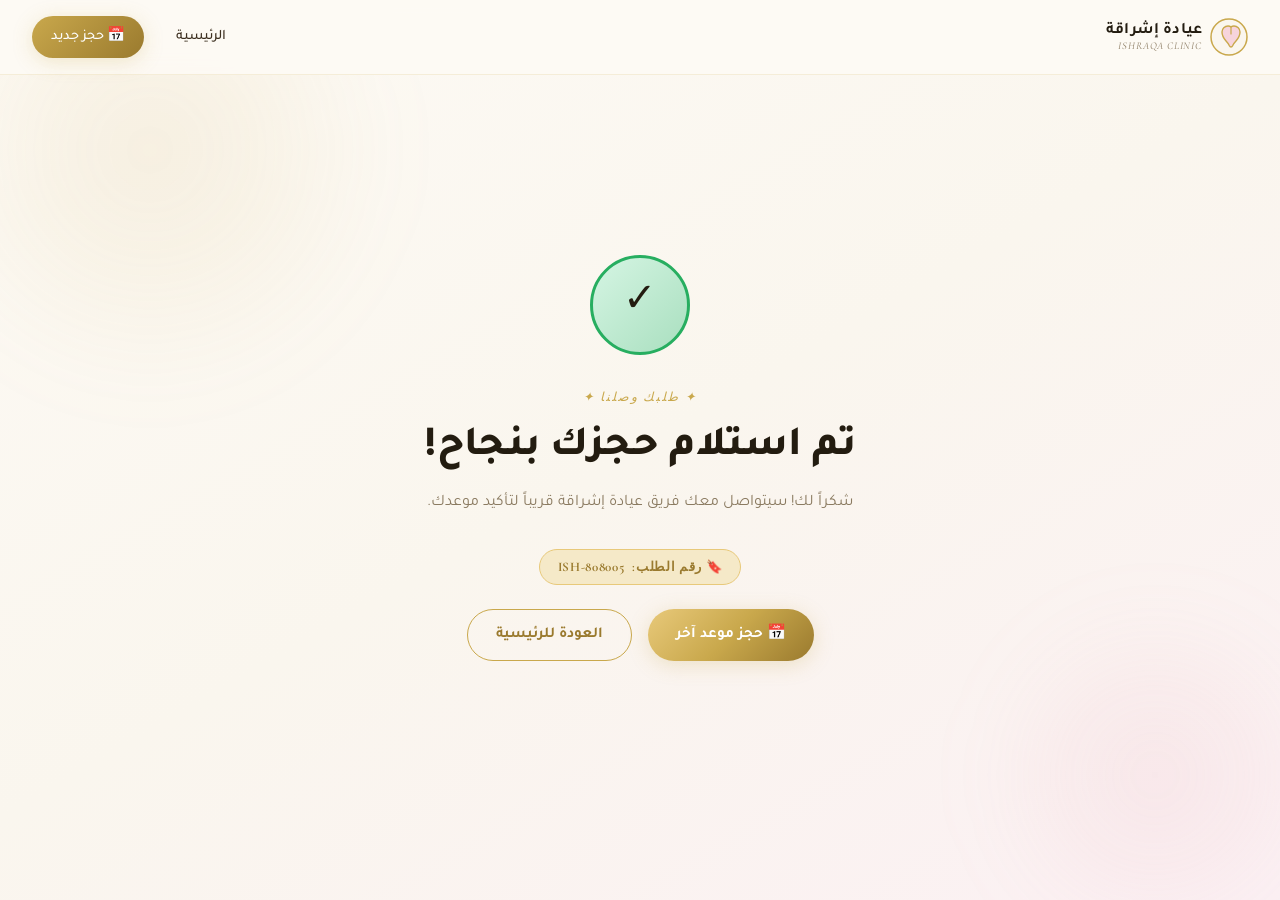
<file: thankyou.html>
<!DOCTYPE html>
<html lang="ar" dir="rtl">
<head>
  <meta charset="UTF-8" />
  <meta name="viewport" content="width=device-width, initial-scale=1.0" />
  <meta name="description" content="تم استلام حجزك بنجاح — عيادة إشراقة" />
  <title>تم الحجز — عيادة إشراقة</title>
  <link rel="stylesheet" href="assets/css/style.css" />
  <style>
    /* ── Thank You Page Styles ── */
    .ty-page {
      min-height: 100vh;
      display: flex;
      flex-direction: column;
      align-items: center;
      justify-content: center;
      background: linear-gradient(150deg, var(--ivory) 0%, var(--cream) 50%, var(--pink-pale) 100%);
      padding: 80px var(--space-xl) var(--space-3xl);
      position: relative;
      overflow: hidden;
      text-align: center;
    }

    /* Background shapes */
    .ty-page::before {
      content: '';
      position: absolute;
      top: -100px;
      inset-inline-end: -100px;
      width: 500px;
      height: 500px;
      background: radial-gradient(circle, rgba(201,168,76,0.12), transparent 70%);
      border-radius: 50%;
      filter: blur(40px);
      pointer-events: none;
    }
    .ty-page::after {
      content: '';
      position: absolute;
      bottom: -50px;
      inset-inline-start: -50px;
      width: 350px;
      height: 350px;
      background: radial-gradient(circle, rgba(232,160,176,0.15), transparent 70%);
      border-radius: 50%;
      filter: blur(40px);
      pointer-events: none;
    }

    .ty-content {
      position: relative;
      z-index: 1;
      max-width: 600px;
      width: 100%;
    }

    /* Checkmark animation */
    .ty-check-wrap {
      width: 100px;
      height: 100px;
      border-radius: 50%;
      background: linear-gradient(135deg, var(--success-light), #A9DFBF);
      border: 3px solid var(--success);
      display: flex;
      align-items: center;
      justify-content: center;
      margin: 0 auto var(--space-xl);
      animation: scaleIn 0.5s var(--transition-spring) forwards;
      box-shadow: 0 0 0 0 rgba(39, 174, 96, 0.4);
      animation: scaleIn 0.5s cubic-bezier(0.34, 1.56, 0.64, 1) forwards,
                 glow 2s ease 0.5s infinite;
    }

    @keyframes glow {
      0%, 100% { box-shadow: 0 0 0 0 rgba(39, 174, 96, 0); }
      50%       { box-shadow: 0 0 0 12px rgba(39, 174, 96, 0.12); }
    }

    .ty-check {
      font-size: 2.5rem;
    }

    .ty-eyebrow {
      font-size: 0.78rem;
      letter-spacing: 0.15em;
      text-transform: uppercase;
      color: var(--gold);
      font-family: var(--font-display);
      font-style: italic;
      margin-bottom: var(--space-md);
      animation: fadeInUp 0.5s ease 0.2s both;
    }

    .ty-title {
      font-size: clamp(1.8rem, 4vw, 2.6rem);
      font-weight: 800;
      color: var(--dark);
      margin-bottom: var(--space-md);
      line-height: 1.2;
      animation: fadeInUp 0.5s ease 0.3s both;
    }

    .ty-subtitle {
      font-size: 1rem;
      color: var(--muted);
      line-height: 1.7;
      margin-bottom: var(--space-xl);
      animation: fadeInUp 0.5s ease 0.4s both;
    }

    /* Booking summary card */
    .ty-summary {
      background: var(--white);
      border: 1.5px solid var(--border-light);
      border-radius: var(--radius-xl);
      padding: var(--space-xl);
      box-shadow: var(--shadow-lg);
      margin-bottom: var(--space-xl);
      text-align: right;
      animation: fadeInUp 0.5s ease 0.5s both;
    }

    .ty-summary-title {
      font-size: 0.78rem;
      font-weight: 700;
      letter-spacing: 0.12em;
      text-transform: uppercase;
      color: var(--gold);
      margin-bottom: var(--space-md);
      display: flex;
      align-items: center;
      gap: 8px;
    }

    .ty-row {
      display: flex;
      justify-content: space-between;
      align-items: center;
      padding: var(--space-sm) 0;
      border-bottom: 1px solid var(--border-light);
      font-size: 0.9rem;
    }

    .ty-row:last-child { border-bottom: none; }

    .ty-row-label { color: var(--muted); font-size: 0.82rem; }
    .ty-row-value { color: var(--dark-soft); font-weight: 600; }

    /* Booking type badge */
    .ty-type-badge {
      display: inline-flex;
      align-items: center;
      gap: 6px;
      padding: 4px 14px;
      border-radius: var(--radius-full);
      font-size: 0.8rem;
      font-weight: 700;
    }

    .ty-type-badge.direct  { background: var(--success-light); color: var(--success); }
    .ty-type-badge.request { background: #FEF9E7; color: #B7950B; }

    /* Actions */
    .ty-actions {
      display: flex;
      flex-wrap: wrap;
      gap: var(--space-md);
      justify-content: center;
      animation: fadeInUp 0.5s ease 0.6s both;
    }

    /* Confetti particles */
    .confetti {
      position: fixed;
      inset: 0;
      pointer-events: none;
      z-index: 0;
      overflow: hidden;
    }

    .confetti-piece {
      position: absolute;
      width: 8px;
      height: 8px;
      border-radius: 2px;
      top: -20px;
      animation: confettiFall linear forwards;
    }

    @keyframes confettiFall {
      to {
        transform: translateY(110vh) rotate(720deg);
        opacity: 0;
      }
    }

    /* Reference number */
    .ty-ref {
      display: inline-flex;
      align-items: center;
      gap: 8px;
      background: var(--gold-pale);
      border: 1px solid var(--gold-light);
      border-radius: var(--radius-full);
      padding: 6px 18px;
      font-size: 0.82rem;
      font-weight: 700;
      color: var(--gold-dark);
      margin-bottom: var(--space-lg);
      animation: fadeInUp 0.5s ease 0.35s both;
      font-family: var(--font-display);
      letter-spacing: 0.05em;
    }
  </style>
</head>
<body>

  <!-- Confetti canvas -->
  <div class="confetti" id="confetti" aria-hidden="true"></div>

  <!-- NAVBAR (minimal) -->
  <nav class="navbar" id="navbar">
    <a href="index.html" class="nav-logo">
      <svg class="nav-logo-icon" viewBox="0 0 38 38" fill="none">
        <circle cx="19" cy="19" r="18" fill="#FAF6EE" stroke="#C9A84C" stroke-width="1.5"/>
        <path d="M12 14C12 10.686 14.686 8 18 8C19.1 8 20.14 8.3 21 8.84C21.86 8.3 22.9 8 24 8C27.314 8 30 10.686 30 14C30 17.5 28.2 20.5 26 23C24.8 24.3 23.4 25.8 22.6 27.8C22.3 28.5 21.7 29 21 29C20.3 29 19.7 28.5 19.4 27.8C18.6 25.8 17.2 24.3 16 23C13.8 20.5 12 17.5 12 14Z" fill="#F7D4DC" stroke="#C9A84C" stroke-width="1.4"/>
        <path d="M21 8.84L21 16" stroke="#C9A84C" stroke-width="1.2" stroke-linecap="round"/>
      </svg>
      <div class="nav-logo-text">
        <span class="ar">عيادة إشراقة</span>
        <span class="en">Ishraqa Clinic</span>
      </div>
    </a>
    <div class="nav-links">
      <a href="index.html">الرئيسية</a>
      <a href="booking.html" class="nav-cta">📅 حجز جديد</a>
    </div>
  </nav>

  <!-- MAIN -->
  <main class="ty-page">
    <div class="ty-content">
      <div class="ty-check-wrap">
        <span class="ty-check">✓</span>
      </div>

      <div class="ty-eyebrow">✦ طلبك وصلنا ✦</div>
      <h1 class="ty-title">تم استلام حجزك بنجاح!</h1>
      <p class="ty-subtitle" id="tySubtitle">
        شكراً لك! سيتواصل معك فريق عيادة إشراقة قريباً لتأكيد موعدك.
      </p>

      <!-- Reference number -->
      <div class="ty-ref" id="tyRef">
        🔖 رقم الطلب: <span id="refNumber">—</span>
      </div>

      <!-- Booking summary (populated from URL params) -->
      <div class="ty-summary" id="tySummary" style="display:none;">
        <div class="ty-summary-title">📋 ملخص الحجز</div>
        <div id="summaryRows"></div>
      </div>

      <div class="ty-actions">
        <a href="booking.html" class="btn btn-primary">
          📅 حجز موعد آخر
        </a>
        <a href="index.html" class="btn btn-outline">
          العودة للرئيسية
        </a>
      </div>
    </div>
  </main>

  <script src="assets/js/config.js"></script>
  <script>
    // ── Navbar scroll ──────────────────────────────────────────
    const navbar = document.getElementById('navbar');
    window.addEventListener('scroll', () => navbar.classList.toggle('scrolled', window.scrollY > 20));

    // ── Read URL params ────────────────────────────────────────
    const params = new URLSearchParams(window.location.search);
    const bookingData = {
      name:    params.get('name')    || '',
      service: params.get('service') || '',
      date:    params.get('date')    || '',
      time:    params.get('time')    || '',
      type:    params.get('type')    || '',
    };

    // ── Generate simple reference number ──────────────────────
    const refNum = 'ISH-' + Date.now().toString().slice(-6);
    document.getElementById('refNumber').textContent = refNum;

    // ── Booking type–specific subtitle ────────────────────────
    const subtitle = document.getElementById('tySubtitle');
    if (bookingData.type && bookingData.type.includes('مباشر')) {
      subtitle.textContent = 'تم تسجيل موعدك مباشرةً. سنتواصل معك للتأكيد النهائي.';
    } else if (bookingData.type) {
      subtitle.textContent = 'سيتواصل معك فريق عيادة إشراقة قريباً لتأكيد وقت مناسب.';
    }

    // ── Populate summary card ──────────────────────────────────
    const rows = [];
    if (bookingData.name)    rows.push({ label: 'اسم المريض',    value: bookingData.name });
    if (bookingData.service) rows.push({ label: 'الخدمة',         value: bookingData.service });
    if (bookingData.date)    rows.push({ label: 'التاريخ المفضل', value: bookingData.date });
    if (bookingData.time) {
      // Format 24h to simple display
      const [h, m] = bookingData.time.split(':');
      const hr = parseInt(h, 10);
      const ampm = hr >= 12 ? 'م' : 'ص';
      const hr12 = hr > 12 ? hr - 12 : (hr === 0 ? 12 : hr);
      rows.push({ label: 'الوقت المفضل', value: `${hr12}:${m} ${ampm}` });
    }
    if (bookingData.type) {
      const isDirect = bookingData.type.includes('مباشر');
      rows.push({
        label: 'نوع الحجز',
        value: `<span class="ty-type-badge ${isDirect ? 'direct' : 'request'}">${isDirect ? '✅' : '📞'} ${bookingData.type}</span>`,
        isHTML: true
      });
    }

    if (rows.length > 0) {
      const summaryEl = document.getElementById('tySummary');
      const rowsEl    = document.getElementById('summaryRows');
      summaryEl.style.display = 'block';
      rowsEl.innerHTML = rows.map(r => `
        <div class="ty-row">
          <span class="ty-row-label">${r.label}</span>
          <span class="ty-row-value">${r.isHTML ? r.value : r.value}</span>
        </div>
      `).join('');
    }

    // ── Confetti ───────────────────────────────────────────────
    function launchConfetti() {
      const container = document.getElementById('confetti');
      const colors = ['#C9A84C', '#E8A0B0', '#F7D4DC', '#F5E9C8', '#E8C97A', '#fff'];
      const count = 60;

      for (let i = 0; i < count; i++) {
        const piece = document.createElement('div');
        piece.className = 'confetti-piece';
        piece.style.cssText = `
          left: ${Math.random() * 100}%;
          background: ${colors[Math.floor(Math.random() * colors.length)]};
          width: ${6 + Math.random() * 6}px;
          height: ${6 + Math.random() * 10}px;
          border-radius: ${Math.random() > 0.5 ? '50%' : '2px'};
          animation-duration: ${2 + Math.random() * 3}s;
          animation-delay: ${Math.random() * 1.5}s;
          opacity: ${0.7 + Math.random() * 0.3};
        `;
        container.appendChild(piece);
      }

      // Clean up after animation
      setTimeout(() => {
        container.innerHTML = '';
      }, 6000);
    }

    // Launch confetti after a short delay
    setTimeout(launchConfetti, 300);
  </script>
</body>
</html>
</file>
<file: assets/css/style.css>
/* ================================================================
   Ishraqa Dental & Aesthetic Clinic — Global Stylesheet
   عيادة إشراقة للأسنان والتجميل
   ================================================================ */

/* ── Google Fonts ─────────────────────────────────────────────── */
@import url('https://fonts.googleapis.com/css2?family=Tajawal:wght@300;400;500;700;800&family=Cormorant+Garamond:ital,wght@0,300;0,400;0,600;1,300;1,400&family=Playfair+Display:wght@400;600&display=swap');

/* ── CSS Variables ────────────────────────────────────────────── */
:root {
  /* Colors */
  --gold:           #C9A84C;
  --gold-light:     #E8C97A;
  --gold-pale:      #F5E9C8;
  --gold-dark:      #9A7A2E;
  --pink:           #E8A0B0;
  --pink-light:     #F7D4DC;
  --pink-pale:      #FBF0F3;
  --ivory:          #FDFAF5;
  --ivory-dark:     #F5EEDF;
  --cream:          #FAF6EE;
  --dark:           #231C10;
  --dark-soft:      #3D3020;
  --muted:          #8A7A60;
  --muted-light:    #B8A88A;
  --border:         #EDE0C8;
  --border-light:   #F5EDD8;
  --white:          #FFFFFF;
  --error:          #C0392B;
  --error-light:    #FADBD8;
  --success:        #27AE60;
  --success-light:  #D5F5E3;

  /* Typography */
  --font-arabic:    'Tajawal', sans-serif;
  --font-display:   'Cormorant Garamond', serif;
  --font-heading:   'Playfair Display', serif;

  /* Spacing */
  --space-xs:   0.25rem;
  --space-sm:   0.5rem;
  --space-md:   1rem;
  --space-lg:   1.5rem;
  --space-xl:   2rem;
  --space-2xl:  3rem;
  --space-3xl:  4rem;

  /* Borders */
  --radius-sm:  6px;
  --radius-md:  12px;
  --radius-lg:  20px;
  --radius-xl:  32px;
  --radius-full: 9999px;

  /* Shadows */
  --shadow-sm:  0 1px 4px rgba(35, 28, 16, 0.08);
  --shadow-md:  0 4px 16px rgba(35, 28, 16, 0.10);
  --shadow-lg:  0 8px 32px rgba(35, 28, 16, 0.12);
  --shadow-xl:  0 16px 48px rgba(35, 28, 16, 0.14);
  --shadow-gold: 0 4px 20px rgba(201, 168, 76, 0.25);

  /* Transitions */
  --transition-fast:   150ms ease;
  --transition-base:   250ms ease;
  --transition-slow:   400ms cubic-bezier(0.25, 0.46, 0.45, 0.94);
  --transition-spring: 500ms cubic-bezier(0.34, 1.56, 0.64, 1);
}

/* ── Reset & Base ─────────────────────────────────────────────── */
*, *::before, *::after {
  box-sizing: border-box;
  margin: 0;
  padding: 0;
}

html {
  direction: rtl;
  scroll-behavior: smooth;
  font-size: 16px;
  -webkit-text-size-adjust: 100%;
}

body {
  font-family: var(--font-arabic);
  background-color: var(--ivory);
  color: var(--dark);
  line-height: 1.7;
  min-height: 100vh;
  overflow-x: hidden;
  -webkit-font-smoothing: antialiased;
}

img { max-width: 100%; display: block; }
a { color: inherit; text-decoration: none; }
button { cursor: pointer; border: none; background: none; font-family: inherit; }
input, select, textarea { font-family: inherit; }
ul, ol { list-style: none; }

/* ── Scrollbar ────────────────────────────────────────────────── */
::-webkit-scrollbar { width: 6px; }
::-webkit-scrollbar-track { background: var(--ivory-dark); }
::-webkit-scrollbar-thumb { background: var(--gold-light); border-radius: var(--radius-full); }

/* ── Selection ────────────────────────────────────────────────── */
::selection { background: var(--gold-pale); color: var(--dark); }

/* ================================================================
   NAVBAR
   ================================================================ */
.navbar {
  position: fixed;
  top: 0;
  inset-inline: 0;
  z-index: 100;
  display: flex;
  align-items: center;
  justify-content: space-between;
  padding: var(--space-md) var(--space-xl);
  background: rgba(253, 250, 245, 0.92);
  backdrop-filter: blur(16px);
  -webkit-backdrop-filter: blur(16px);
  border-bottom: 1px solid var(--border-light);
  transition: box-shadow var(--transition-base);
}

.navbar.scrolled {
  box-shadow: var(--shadow-md);
}

.nav-logo {
  display: flex;
  align-items: center;
  gap: var(--space-sm);
}

.nav-logo-icon {
  width: 38px;
  height: 38px;
  flex-shrink: 0;
}

.nav-logo-text {
  display: flex;
  flex-direction: column;
  line-height: 1.15;
}

.nav-logo-text .ar {
  font-size: 1rem;
  font-weight: 700;
  color: var(--dark);
  letter-spacing: 0.01em;
}

.nav-logo-text .en {
  font-size: 0.65rem;
  font-weight: 400;
  color: var(--muted);
  letter-spacing: 0.08em;
  text-transform: uppercase;
  font-family: var(--font-display);
  font-style: italic;
}

.nav-links {
  display: flex;
  align-items: center;
  gap: var(--space-xl);
}

.nav-links a {
  font-size: 0.9rem;
  font-weight: 500;
  color: var(--dark-soft);
  transition: color var(--transition-fast);
  position: relative;
}

.nav-links a::after {
  content: '';
  position: absolute;
  bottom: -3px;
  inset-inline-start: 0;
  width: 0;
  height: 1.5px;
  background: var(--gold);
  transition: width var(--transition-base);
}

.nav-links a:hover { color: var(--gold-dark); }
.nav-links a:hover::after { width: 100%; }

.nav-cta {
  display: inline-flex;
  align-items: center;
  gap: var(--space-xs);
  padding: 0.55rem 1.2rem;
  background: linear-gradient(135deg, var(--gold), var(--gold-dark));
  color: var(--white) !important;
  border-radius: var(--radius-full);
  font-size: 0.875rem;
  font-weight: 600;
  box-shadow: var(--shadow-gold);
  transition: transform var(--transition-fast), box-shadow var(--transition-fast) !important;
}

.nav-cta::after { display: none !important; }
.nav-cta:hover { transform: translateY(-1px); box-shadow: 0 6px 24px rgba(201, 168, 76, 0.35) !important; }

/* Hamburger */
.nav-hamburger {
  display: none;
  flex-direction: column;
  gap: 5px;
  padding: 4px;
}

.nav-hamburger span {
  display: block;
  width: 22px;
  height: 2px;
  background: var(--dark);
  border-radius: 2px;
  transition: var(--transition-base);
}

/* Mobile Nav */
.nav-mobile {
  display: none;
  position: fixed;
  top: 65px;
  inset-inline: 0;
  background: var(--ivory);
  border-bottom: 1px solid var(--border);
  padding: var(--space-lg) var(--space-xl);
  flex-direction: column;
  gap: var(--space-md);
  z-index: 99;
  box-shadow: var(--shadow-lg);
}

.nav-mobile.open { display: flex; }
.nav-mobile a { font-size: 1rem; font-weight: 500; color: var(--dark-soft); padding: var(--space-sm) 0; border-bottom: 1px solid var(--border-light); }
.nav-mobile a:last-child { border: none; }

/* ================================================================
   FOOTER
   ================================================================ */
.footer {
  background: var(--dark);
  color: var(--muted-light);
  padding: var(--space-3xl) var(--space-xl) var(--space-xl);
  margin-top: auto;
}

.footer-inner {
  max-width: 1100px;
  margin: 0 auto;
  display: grid;
  grid-template-columns: 1fr 1fr 1fr;
  gap: var(--space-3xl);
}

.footer-brand .nav-logo-text .ar { color: var(--ivory); }
.footer-brand .nav-logo-text .en { color: var(--muted-light); }

.footer-desc {
  font-size: 0.875rem;
  line-height: 1.8;
  color: var(--muted-light);
  margin-top: var(--space-md);
}

.footer-title {
  font-size: 0.8rem;
  font-weight: 700;
  letter-spacing: 0.12em;
  text-transform: uppercase;
  color: var(--gold);
  margin-bottom: var(--space-md);
}

.footer-links { display: flex; flex-direction: column; gap: var(--space-sm); }
.footer-links a { font-size: 0.875rem; color: var(--muted-light); transition: color var(--transition-fast); }
.footer-links a:hover { color: var(--gold-light); }

.footer-contact p { font-size: 0.875rem; color: var(--muted-light); margin-bottom: var(--space-sm); display: flex; gap: var(--space-sm); align-items: center; }

.footer-bottom {
  max-width: 1100px;
  margin: var(--space-xl) auto 0;
  padding-top: var(--space-lg);
  border-top: 1px solid rgba(255,255,255,0.08);
  display: flex;
  justify-content: space-between;
  align-items: center;
  font-size: 0.8rem;
  color: rgba(184, 168, 138, 0.6);
}

/* ================================================================
   BUTTONS
   ================================================================ */
.btn {
  display: inline-flex;
  align-items: center;
  justify-content: center;
  gap: var(--space-sm);
  padding: 0.75rem 1.75rem;
  border-radius: var(--radius-full);
  font-family: var(--font-arabic);
  font-size: 0.95rem;
  font-weight: 600;
  transition: all var(--transition-base);
  position: relative;
  overflow: hidden;
  white-space: nowrap;
}

.btn::before {
  content: '';
  position: absolute;
  inset: 0;
  background: rgba(255,255,255,0);
  transition: background var(--transition-fast);
}

.btn:hover::before { background: rgba(255,255,255,0.08); }
.btn:active { transform: scale(0.98); }

.btn-primary {
  background: linear-gradient(135deg, var(--gold-light) 0%, var(--gold) 50%, var(--gold-dark) 100%);
  color: var(--white);
  box-shadow: var(--shadow-gold);
}

.btn-primary:hover {
  transform: translateY(-2px);
  box-shadow: 0 8px 28px rgba(201, 168, 76, 0.4);
}

.btn-outline {
  background: transparent;
  color: var(--gold-dark);
  border: 1.5px solid var(--gold);
}

.btn-outline:hover {
  background: var(--gold-pale);
  transform: translateY(-1px);
}

.btn-ghost {
  background: transparent;
  color: var(--muted);
}

.btn-ghost:hover { color: var(--dark); background: var(--ivory-dark); }

.btn-lg { padding: 1rem 2.25rem; font-size: 1.05rem; }
.btn-sm { padding: 0.5rem 1.1rem; font-size: 0.82rem; }

.btn:disabled {
  opacity: 0.55;
  pointer-events: none;
}

/* Loading spinner in button */
.btn .spinner {
  width: 16px;
  height: 16px;
  border: 2px solid rgba(255,255,255,0.4);
  border-top-color: white;
  border-radius: 50%;
  animation: spin 0.7s linear infinite;
  display: none;
}

.btn.loading .spinner { display: block; }
.btn.loading .btn-text { opacity: 0.7; }

@keyframes spin { to { transform: rotate(360deg); } }

/* ================================================================
   FORM ELEMENTS
   ================================================================ */
.form-group {
  display: flex;
  flex-direction: column;
  gap: 6px;
}

.form-label {
  font-size: 0.875rem;
  font-weight: 600;
  color: var(--dark-soft);
}

.form-label .required {
  color: var(--gold);
  margin-inline-start: 3px;
}

.form-control {
  width: 100%;
  padding: 0.75rem 1rem;
  background: var(--white);
  border: 1.5px solid var(--border);
  border-radius: var(--radius-md);
  font-family: var(--font-arabic);
  font-size: 0.95rem;
  color: var(--dark);
  transition: border-color var(--transition-fast), box-shadow var(--transition-fast);
  outline: none;
  direction: rtl;
}

.form-control::placeholder { color: var(--muted-light); }

.form-control:focus {
  border-color: var(--gold);
  box-shadow: 0 0 0 3px rgba(201, 168, 76, 0.12);
}

.form-control.is-error {
  border-color: var(--error);
  box-shadow: 0 0 0 3px rgba(192, 57, 43, 0.08);
}

.form-error {
  font-size: 0.78rem;
  color: var(--error);
  display: flex;
  align-items: center;
  gap: 4px;
  display: none;
}

.form-group.has-error .form-error { display: flex; }
.form-group.has-error .form-control { border-color: var(--error); }

select.form-control {
  appearance: none;
  -webkit-appearance: none;
  background-image: url("data:image/svg+xml,%3Csvg xmlns='http://www.w3.org/2000/svg' width='12' height='12' viewBox='0 0 12 12'%3E%3Cpath fill='%238A7A60' d='M6 8L1 3h10z'/%3E%3C/svg%3E");
  background-repeat: no-repeat;
  background-position: left 12px center;
  padding-inline-end: 1rem;
  padding-inline-start: 2.5rem;
}

textarea.form-control { resize: vertical; min-height: 110px; }

/* Radio / Checkbox groups */
.radio-group, .checkbox-group {
  display: flex;
  flex-wrap: wrap;
  gap: var(--space-sm);
}

.radio-option, .checkbox-option {
  position: relative;
}

.radio-option input,
.checkbox-option input {
  position: absolute;
  opacity: 0;
  width: 0;
  height: 0;
}

.radio-option label,
.checkbox-option label {
  display: inline-flex;
  align-items: center;
  gap: 6px;
  padding: 0.5rem 1.1rem;
  border: 1.5px solid var(--border);
  border-radius: var(--radius-full);
  font-size: 0.875rem;
  font-weight: 500;
  color: var(--muted);
  cursor: pointer;
  transition: all var(--transition-fast);
  background: var(--white);
  user-select: none;
}

.radio-option input:checked + label,
.checkbox-option input:checked + label {
  border-color: var(--gold);
  background: var(--gold-pale);
  color: var(--gold-dark);
  font-weight: 600;
}

.radio-option label:hover,
.checkbox-option label:hover {
  border-color: var(--gold-light);
  background: rgba(245, 233, 200, 0.4);
}

/* Pain level slider */
.pain-slider {
  -webkit-appearance: none;
  appearance: none;
  width: 100%;
  height: 6px;
  border-radius: 3px;
  background: linear-gradient(to left, var(--error) 0%, var(--gold) 50%, var(--success) 100%);
  outline: none;
  cursor: pointer;
}

.pain-slider::-webkit-slider-thumb {
  -webkit-appearance: none;
  width: 20px;
  height: 20px;
  border-radius: 50%;
  background: var(--white);
  border: 2.5px solid var(--gold);
  box-shadow: var(--shadow-sm);
  cursor: pointer;
  transition: transform var(--transition-fast);
}

.pain-slider::-webkit-slider-thumb:hover { transform: scale(1.2); }

.pain-labels {
  display: flex;
  justify-content: space-between;
  font-size: 0.75rem;
  color: var(--muted);
  margin-top: 4px;
}

/* ================================================================
   CARDS
   ================================================================ */
.card {
  background: var(--white);
  border: 1px solid var(--border-light);
  border-radius: var(--radius-lg);
  padding: var(--space-xl);
  box-shadow: var(--shadow-sm);
  transition: box-shadow var(--transition-base), transform var(--transition-base);
}

.card:hover {
  box-shadow: var(--shadow-md);
  transform: translateY(-2px);
}

.card-gold {
  background: linear-gradient(135deg, var(--gold-pale), var(--pink-pale));
  border-color: var(--gold-pale);
}

/* ================================================================
   STAT CARDS (Dashboard)
   ================================================================ */
.stat-card {
  background: var(--white);
  border: 1px solid var(--border-light);
  border-radius: var(--radius-lg);
  padding: var(--space-lg) var(--space-xl);
  display: flex;
  align-items: center;
  gap: var(--space-lg);
  box-shadow: var(--shadow-sm);
  transition: all var(--transition-base);
  position: relative;
  overflow: hidden;
}

.stat-card::before {
  content: '';
  position: absolute;
  top: 0;
  inset-inline-start: 0;
  width: 4px;
  height: 100%;
  background: linear-gradient(to bottom, var(--gold-light), var(--gold-dark));
  border-radius: 0 4px 4px 0;
}

.stat-card:hover { box-shadow: var(--shadow-md); transform: translateY(-2px); }

.stat-icon {
  width: 52px;
  height: 52px;
  border-radius: var(--radius-md);
  display: flex;
  align-items: center;
  justify-content: center;
  font-size: 1.4rem;
  flex-shrink: 0;
}

.stat-icon.gold    { background: var(--gold-pale);  }
.stat-icon.pink    { background: var(--pink-pale);   }
.stat-icon.green   { background: var(--success-light);}
.stat-icon.blue    { background: #EBF5FB;             }

.stat-body { flex: 1; }
.stat-value { font-size: 1.75rem; font-weight: 800; color: var(--dark); line-height: 1; }
.stat-label { font-size: 0.82rem; color: var(--muted); margin-top: 3px; }
.stat-change { font-size: 0.75rem; font-weight: 600; margin-top: 4px; display: flex; align-items: center; gap: 3px; }
.stat-change.up   { color: var(--success); }
.stat-change.down { color: var(--error);   }

/* ================================================================
   TABLE
   ================================================================ */
.table-wrapper {
  overflow-x: auto;
  border-radius: var(--radius-lg);
  border: 1px solid var(--border-light);
  box-shadow: var(--shadow-sm);
}

.data-table {
  width: 100%;
  border-collapse: collapse;
  background: var(--white);
  font-size: 0.875rem;
}

.data-table th {
  background: var(--cream);
  padding: 0.9rem 1.1rem;
  text-align: right;
  font-size: 0.78rem;
  font-weight: 700;
  letter-spacing: 0.05em;
  color: var(--muted);
  text-transform: uppercase;
  border-bottom: 1px solid var(--border);
  white-space: nowrap;
}

.data-table td {
  padding: 0.9rem 1.1rem;
  border-bottom: 1px solid var(--border-light);
  color: var(--dark-soft);
  vertical-align: middle;
}

.data-table tr:last-child td { border-bottom: none; }
.data-table tbody tr:hover { background: rgba(245, 233, 200, 0.2); }

/* ================================================================
   BADGES
   ================================================================ */
.badge {
  display: inline-flex;
  align-items: center;
  gap: 4px;
  padding: 3px 10px;
  border-radius: var(--radius-full);
  font-size: 0.72rem;
  font-weight: 700;
  white-space: nowrap;
}

.badge-new       { background: #EBF5FB; color: #2980B9; }
.badge-confirmed { background: var(--success-light); color: var(--success); }
.badge-completed { background: var(--gold-pale); color: var(--gold-dark); }
.badge-pending   { background: #FEF9E7; color: #D4AC0D; }
.badge-cancelled { background: var(--error-light); color: var(--error); }

/* ================================================================
   ALERT / NOTIFICATIONS
   ================================================================ */
.alert {
  display: flex;
  align-items: flex-start;
  gap: var(--space-sm);
  padding: var(--space-md) var(--space-lg);
  border-radius: var(--radius-md);
  font-size: 0.9rem;
  line-height: 1.5;
}

.alert-success { background: var(--success-light); color: #1E8449; border: 1px solid #A9DFBF; }
.alert-error   { background: var(--error-light);   color: var(--error); border: 1px solid #F1948A; }
.alert-info    { background: #EBF5FB; color: #2874A6; border: 1px solid #AED6F1; }
.alert-warning { background: #FEF9E7; color: #B7950B; border: 1px solid #F9E79F; }

/* ================================================================
   PAGE HERO — shared across pages
   ================================================================ */
.page-hero {
  min-height: 280px;
  background: linear-gradient(160deg, var(--dark) 0%, var(--dark-soft) 60%, #4D3820 100%);
  display: flex;
  align-items: center;
  justify-content: center;
  text-align: center;
  padding: calc(80px + var(--space-3xl)) var(--space-xl) var(--space-3xl);
  position: relative;
  overflow: hidden;
}

.page-hero::before {
  content: '';
  position: absolute;
  inset: 0;
  background:
    radial-gradient(ellipse 60% 50% at 30% 50%, rgba(201,168,76,0.12) 0%, transparent 70%),
    radial-gradient(ellipse 40% 40% at 75% 60%, rgba(232,160,176,0.08) 0%, transparent 70%);
}

.page-hero-content { position: relative; z-index: 1; }

.page-hero-eyebrow {
  display: inline-flex;
  align-items: center;
  gap: 8px;
  font-size: 0.78rem;
  letter-spacing: 0.15em;
  text-transform: uppercase;
  color: var(--gold-light);
  margin-bottom: var(--space-md);
  font-family: var(--font-display);
  font-style: italic;
}

.page-hero h1 {
  font-size: clamp(1.8rem, 4vw, 2.8rem);
  font-weight: 800;
  color: var(--ivory);
  line-height: 1.2;
  margin-bottom: var(--space-md);
}

.page-hero p {
  font-size: 1rem;
  color: var(--muted-light);
  max-width: 500px;
  margin: 0 auto;
  line-height: 1.7;
}

/* ================================================================
   SECTION UTILITIES
   ================================================================ */
.section { padding: var(--space-3xl) var(--space-xl); }

.section-inner {
  max-width: 1100px;
  margin: 0 auto;
}

.section-header {
  text-align: center;
  margin-bottom: var(--space-2xl);
}

.section-eyebrow {
  display: inline-flex;
  align-items: center;
  gap: 8px;
  font-size: 0.78rem;
  letter-spacing: 0.14em;
  text-transform: uppercase;
  color: var(--gold);
  margin-bottom: var(--space-sm);
  font-family: var(--font-display);
  font-style: italic;
}

.section-title {
  font-size: clamp(1.6rem, 3vw, 2.2rem);
  font-weight: 800;
  color: var(--dark);
  line-height: 1.25;
  margin-bottom: var(--space-md);
}

.section-subtitle {
  font-size: 1rem;
  color: var(--muted);
  max-width: 520px;
  margin: 0 auto;
  line-height: 1.7;
}

/* Gold divider */
.divider {
  display: flex;
  align-items: center;
  gap: var(--space-md);
  margin: var(--space-md) 0;
}

.divider-line {
  flex: 1;
  height: 1px;
  background: linear-gradient(to var(--gold-pale), var(--gold-light), var(--gold-pale));
}

.divider-icon { color: var(--gold); font-size: 0.9rem; }

/* ================================================================
   DECORATIVE ELEMENTS
   ================================================================ */
.ornament {
  display: inline-block;
  width: 40px;
  height: 2px;
  background: linear-gradient(to left, transparent, var(--gold), transparent);
  border-radius: 1px;
}

.dot-gold {
  width: 6px;
  height: 6px;
  border-radius: 50%;
  background: var(--gold);
  display: inline-block;
}

/* ================================================================
   LOADING OVERLAY
   ================================================================ */
.loading-overlay {
  position: fixed;
  inset: 0;
  background: rgba(253, 250, 245, 0.85);
  backdrop-filter: blur(4px);
  display: flex;
  flex-direction: column;
  align-items: center;
  justify-content: center;
  z-index: 999;
  gap: var(--space-md);
  opacity: 0;
  pointer-events: none;
  transition: opacity var(--transition-base);
}

.loading-overlay.active { opacity: 1; pointer-events: all; }

.loader {
  width: 48px;
  height: 48px;
  border: 3px solid var(--gold-pale);
  border-top-color: var(--gold);
  border-radius: 50%;
  animation: spin 0.8s linear infinite;
}

.loading-overlay p { font-size: 0.9rem; color: var(--muted); }

/* ================================================================
   ANIMATIONS & KEYFRAMES
   ================================================================ */
@keyframes fadeInUp {
  from { opacity: 0; transform: translateY(20px); }
  to   { opacity: 1; transform: translateY(0);    }
}

@keyframes fadeIn {
  from { opacity: 0; }
  to   { opacity: 1; }
}

@keyframes shimmer {
  0%   { background-position: -200% center; }
  100% { background-position:  200% center; }
}

@keyframes pulse {
  0%, 100% { opacity: 1;   }
  50%       { opacity: 0.6; }
}

@keyframes scaleIn {
  from { opacity: 0; transform: scale(0.9); }
  to   { opacity: 1; transform: scale(1);   }
}

@keyframes slideDown {
  from { opacity: 0; transform: translateY(-10px); }
  to   { opacity: 1; transform: translateY(0);     }
}

.animate-in       { animation: fadeInUp 0.5s ease forwards; }
.animate-in-delay { animation: fadeInUp 0.5s ease 0.15s both; }
.animate-scale    { animation: scaleIn 0.4s var(--transition-spring) forwards; }

/* Staggered children */
.stagger-children > * { opacity: 0; animation: fadeInUp 0.5s ease forwards; }
.stagger-children > *:nth-child(1) { animation-delay: 0.05s; }
.stagger-children > *:nth-child(2) { animation-delay: 0.12s; }
.stagger-children > *:nth-child(3) { animation-delay: 0.19s; }
.stagger-children > *:nth-child(4) { animation-delay: 0.26s; }
.stagger-children > *:nth-child(5) { animation-delay: 0.33s; }
.stagger-children > *:nth-child(6) { animation-delay: 0.40s; }

/* ================================================================
   RESPONSIVE — Mobile First Adjustments
   ================================================================ */
@media (max-width: 768px) {
  .navbar { padding: var(--space-md); }
  .nav-links { display: none; }
  .nav-hamburger { display: flex; }

  .footer-inner {
    grid-template-columns: 1fr;
    gap: var(--space-xl);
  }

  .footer-bottom {
    flex-direction: column;
    gap: var(--space-sm);
    text-align: center;
  }

  .section { padding: var(--space-2xl) var(--space-md); }

  .page-hero {
    min-height: 220px;
    padding: calc(70px + var(--space-2xl)) var(--space-md) var(--space-2xl);
  }

  .stat-card { padding: var(--space-md); }
  .stat-value { font-size: 1.4rem; }
}

@media (max-width: 480px) {
  html { font-size: 15px; }

  .btn-lg { padding: 0.85rem 1.5rem; font-size: 0.95rem; }

  .radio-group, .checkbox-group { gap: 6px; }
  .radio-option label, .checkbox-option label { padding: 0.4rem 0.85rem; font-size: 0.82rem; }
}

/* ================================================================
   PRINT
   ================================================================ */
@media print {
  .navbar, .footer, .nav-hamburger { display: none !important; }
  body { background: white; }
}
</file>
<file: assets/css/home.css>
/* ================================================================
   Home Page Styles — Ishraqa Clinic
   ================================================================ */

/* ── HERO ─────────────────────────────────────────────────────── */
.hero {
  min-height: 100vh;
  display: flex;
  align-items: center;
  background: linear-gradient(150deg, var(--ivory) 0%, var(--cream) 50%, var(--pink-pale) 100%);
  position: relative;
  overflow: hidden;
  padding: 100px var(--space-xl) var(--space-3xl);
}

.hero-bg-shapes {
  position: absolute;
  inset: 0;
  pointer-events: none;
  overflow: hidden;
}

.shape {
  position: absolute;
  border-radius: 50%;
  filter: blur(60px);
  opacity: 0.35;
}

.shape-1 {
  width: 500px;
  height: 500px;
  background: radial-gradient(circle, var(--gold-pale), transparent);
  top: -100px;
  inset-inline-end: -100px;
  animation: float1 8s ease-in-out infinite;
}

.shape-2 {
  width: 350px;
  height: 350px;
  background: radial-gradient(circle, var(--pink-light), transparent);
  bottom: 0;
  inset-inline-start: 10%;
  animation: float2 10s ease-in-out infinite;
}

.shape-3 {
  width: 200px;
  height: 200px;
  background: radial-gradient(circle, var(--gold-light), transparent);
  top: 40%;
  inset-inline-start: 30%;
  animation: float1 12s ease-in-out infinite reverse;
  opacity: 0.2;
}

@keyframes float1 {
  0%, 100% { transform: translateY(0) scale(1); }
  50%       { transform: translateY(-30px) scale(1.05); }
}

@keyframes float2 {
  0%, 100% { transform: translateY(0) translateX(0); }
  50%       { transform: translateY(-20px) translateX(15px); }
}

.hero-inner {
  max-width: 1100px;
  margin: 0 auto;
  width: 100%;
  display: grid;
  grid-template-columns: 1fr 1fr;
  gap: var(--space-3xl);
  align-items: center;
}

/* Content side */
.hero-content { position: relative; z-index: 1; }

.hero-badge {
  display: inline-flex;
  align-items: center;
  gap: 8px;
  padding: 6px 16px;
  background: rgba(201, 168, 76, 0.1);
  border: 1px solid rgba(201, 168, 76, 0.3);
  border-radius: var(--radius-full);
  font-size: 0.8rem;
  font-weight: 600;
  color: var(--gold-dark);
  margin-bottom: var(--space-lg);
  letter-spacing: 0.05em;
}

.hero-title {
  font-size: clamp(2.2rem, 5vw, 3.5rem);
  font-weight: 800;
  color: var(--dark);
  line-height: 1.2;
  margin-bottom: var(--space-lg);
  letter-spacing: -0.01em;
}

.text-gold {
  background: linear-gradient(135deg, var(--gold-light), var(--gold), var(--gold-dark));
  -webkit-background-clip: text;
  -webkit-text-fill-color: transparent;
  background-clip: text;
}

.hero-desc {
  font-size: 1.05rem;
  color: var(--muted);
  line-height: 1.8;
  margin-bottom: var(--space-xl);
  max-width: 480px;
}

.hero-actions {
  display: flex;
  flex-wrap: wrap;
  gap: var(--space-md);
  margin-bottom: var(--space-xl);
}

.hero-trust {
  display: flex;
  align-items: center;
  gap: var(--space-lg);
  flex-wrap: wrap;
}

.trust-item { display: flex; flex-direction: column; gap: 2px; }
.trust-num { font-size: 1.4rem; font-weight: 800; color: var(--dark); line-height: 1; }
.trust-label { font-size: 0.78rem; color: var(--muted); font-weight: 500; }
.trust-divider { width: 1px; height: 36px; background: var(--border); }

/* Visual side */
.hero-visual {
  position: relative;
  z-index: 1;
  display: flex;
  justify-content: center;
  align-items: center;
  min-height: 380px;
}

.hero-card-wrap {
  position: relative;
  width: 280px;
  height: 320px;
}

.hero-main-card {
  width: 100%;
  height: 100%;
  background: linear-gradient(135deg, var(--white) 0%, var(--pink-pale) 100%);
  border: 1.5px solid var(--gold-pale);
  border-radius: var(--radius-xl);
  display: flex;
  flex-direction: column;
  align-items: center;
  justify-content: center;
  gap: var(--space-md);
  box-shadow: var(--shadow-xl), 0 0 0 6px rgba(201,168,76,0.05);
  position: relative;
  overflow: hidden;
}

.hero-main-card::before {
  content: '';
  position: absolute;
  top: -50%;
  inset-inline-end: -50%;
  width: 200%;
  height: 200%;
  background: radial-gradient(circle at 70% 30%, rgba(201,168,76,0.06) 0%, transparent 60%);
}

.hero-card-icon {
  position: relative;
  z-index: 1;
  animation: float1 4s ease-in-out infinite;
}

.hero-card-title {
  font-size: 1.1rem;
  font-weight: 800;
  color: var(--dark);
  position: relative;
  z-index: 1;
}

.hero-card-sub {
  font-size: 0.82rem;
  color: var(--muted);
  position: relative;
  z-index: 1;
}

/* Floating badges */
.floating-badge {
  position: absolute;
  background: var(--white);
  border: 1px solid var(--border);
  border-radius: var(--radius-full);
  padding: 8px 14px;
  font-size: 0.8rem;
  font-weight: 600;
  color: var(--dark-soft);
  box-shadow: var(--shadow-md);
  white-space: nowrap;
  display: flex;
  align-items: center;
  gap: 6px;
}

.float-1 {
  top: 10px;
  inset-inline-end: -40px;
  animation: float2 5s ease-in-out infinite;
}

.float-2 {
  bottom: 60px;
  inset-inline-end: -30px;
  animation: float2 6s ease-in-out infinite 1s;
}

.float-3 {
  bottom: 20px;
  inset-inline-start: -20px;
  animation: float1 7s ease-in-out infinite 0.5s;
}

/* ── SERVICES SECTION ─────────────────────────────────────────── */
.services-section {
  background: var(--white);
}

.services-grid {
  display: grid;
  grid-template-columns: repeat(3, 1fr);
  gap: var(--space-lg);
}

.service-card {
  background: var(--ivory);
  border: 1.5px solid var(--border-light);
  border-radius: var(--radius-lg);
  padding: var(--space-xl);
  text-align: center;
  transition: all var(--transition-base);
  cursor: default;
}

.service-card:hover {
  background: var(--white);
  border-color: var(--gold-light);
  box-shadow: var(--shadow-lg), 0 0 0 1px rgba(201,168,76,0.15);
  transform: translateY(-4px);
}

.service-card-featured {
  background: linear-gradient(135deg, var(--pink-pale), var(--ivory));
  border-color: var(--pink-light);
}

.service-card-featured:hover {
  border-color: var(--gold);
  background: linear-gradient(135deg, var(--gold-pale), var(--pink-pale));
}

.service-icon {
  font-size: 2rem;
  margin-bottom: var(--space-md);
  display: block;
  filter: drop-shadow(0 2px 4px rgba(201,168,76,0.2));
  transition: transform var(--transition-base);
}

.service-card:hover .service-icon { transform: scale(1.15) rotate(-5deg); }

.service-card h3 {
  font-size: 1rem;
  font-weight: 700;
  color: var(--dark);
  margin-bottom: var(--space-sm);
}

.service-card p {
  font-size: 0.875rem;
  color: var(--muted);
  line-height: 1.6;
}

.services-cta {
  text-align: center;
  margin-top: var(--space-2xl);
}

/* ── DOCTORS SECTION ──────────────────────────────────────────── */
.doctors-section {
  background: linear-gradient(180deg, var(--ivory) 0%, var(--cream) 100%);
}

.doctors-grid {
  display: grid;
  grid-template-columns: 1fr 1fr;
  gap: var(--space-xl);
  max-width: 760px;
  margin: 0 auto;
}

.doctor-card {
  background: var(--white);
  border: 1.5px solid var(--border-light);
  border-radius: var(--radius-xl);
  padding: var(--space-xl);
  text-align: center;
  transition: all var(--transition-base);
  box-shadow: var(--shadow-sm);
  overflow: hidden;
  position: relative;
}

.doctor-card::before {
  content: '';
  position: absolute;
  top: 0;
  inset-inline: 0;
  height: 3px;
  background: linear-gradient(to left, var(--gold-light), var(--pink), var(--gold));
}

.doctor-card:hover {
  border-color: var(--gold-light);
  box-shadow: var(--shadow-lg), 0 0 0 1px rgba(201,168,76,0.1);
  transform: translateY(-4px);
}

.doctor-avatar {
  width: 110px;
  height: 110px;
  border-radius: 50%;
  margin: 0 auto var(--space-md);
  overflow: hidden;
  border: 3px solid var(--gold-pale);
  box-shadow: 0 0 0 5px rgba(201,168,76,0.1);
}

.doctor-name {
  font-size: 1.2rem;
  font-weight: 800;
  color: var(--dark);
  margin-bottom: 4px;
}

.doctor-title {
  font-size: 0.85rem;
  color: var(--gold-dark);
  font-weight: 500;
  margin-bottom: var(--space-md);
}

.doctor-tags {
  display: flex;
  flex-wrap: wrap;
  gap: 6px;
  justify-content: center;
}

.doctor-tag {
  padding: 4px 12px;
  background: var(--gold-pale);
  border-radius: var(--radius-full);
  font-size: 0.75rem;
  font-weight: 600;
  color: var(--gold-dark);
}

/* ── HOW IT WORKS ─────────────────────────────────────────────── */
.how-section {
  background: var(--dark);
  position: relative;
  overflow: hidden;
}

.how-section::before {
  content: '';
  position: absolute;
  inset: 0;
  background: radial-gradient(ellipse 80% 60% at 50% 50%, rgba(201,168,76,0.06) 0%, transparent 70%);
}

.how-section .section-eyebrow { color: var(--gold-light); }
.how-section .section-title   { color: var(--ivory); }
.how-section .section-subtitle { color: var(--muted-light); }

.steps-grid {
  display: flex;
  align-items: center;
  justify-content: center;
  gap: var(--space-lg);
  flex-wrap: wrap;
  position: relative;
  z-index: 1;
}

.step-item {
  flex: 1;
  min-width: 180px;
  max-width: 240px;
  text-align: center;
  padding: var(--space-xl);
  background: rgba(255,255,255,0.04);
  border: 1px solid rgba(201,168,76,0.2);
  border-radius: var(--radius-xl);
  transition: all var(--transition-base);
}

.step-item:hover {
  background: rgba(201,168,76,0.08);
  border-color: rgba(201,168,76,0.4);
  transform: translateY(-3px);
}

.step-number {
  width: 52px;
  height: 52px;
  border-radius: 50%;
  background: linear-gradient(135deg, var(--gold-light), var(--gold-dark));
  color: var(--white);
  font-size: 1.4rem;
  font-weight: 800;
  display: flex;
  align-items: center;
  justify-content: center;
  margin: 0 auto var(--space-md);
  box-shadow: var(--shadow-gold);
}

.step-item h3 {
  font-size: 1rem;
  font-weight: 700;
  color: var(--ivory);
  margin-bottom: var(--space-sm);
}

.step-item p { font-size: 0.85rem; color: var(--muted-light); line-height: 1.6; }

.step-arrow {
  font-size: 1.5rem;
  color: var(--gold);
  opacity: 0.6;
  flex-shrink: 0;
}

/* ── RESPONSIVE ───────────────────────────────────────────────── */
@media (max-width: 900px) {
  .hero-inner {
    grid-template-columns: 1fr;
    text-align: center;
  }

  .hero-visual { display: none; }
  .hero-actions, .hero-trust { justify-content: center; }
  .hero-desc { margin: 0 auto var(--space-xl); }

  .services-grid {
    grid-template-columns: repeat(2, 1fr);
  }

  .doctors-grid { grid-template-columns: 1fr; max-width: 400px; }
}

@media (max-width: 600px) {
  .services-grid { grid-template-columns: 1fr; }

  .steps-grid { flex-direction: column; }
  .step-arrow { transform: rotate(-90deg); }

  .hero { padding: 90px var(--space-md) var(--space-2xl); }
  .float-1, .float-2, .float-3 { display: none; }
}
</file>
<file: assets/css/admin.css>
/* ================================================================
   Admin Dashboard Styles — Ishraqa Clinic
   ================================================================ */

/* ── Layout ───────────────────────────────────────────────────── */
.admin-body {
  display: flex;
  min-height: 100vh;
  background: #F0EBE0;
  font-size: 0.9rem;
}

/* ── Sidebar ──────────────────────────────────────────────────── */
.admin-sidebar {
  width: 240px;
  min-height: 100vh;
  background: var(--dark);
  display: flex;
  flex-direction: column;
  position: fixed;
  top: 0;
  inset-inline-start: 0;
  z-index: 50;
  transition: transform var(--transition-slow);
  box-shadow: 4px 0 24px rgba(35,28,16,0.15);
}

.sidebar-brand {
  display: flex;
  align-items: center;
  gap: var(--space-md);
  padding: var(--space-lg) var(--space-lg);
  border-bottom: 1px solid rgba(255,255,255,0.07);
  margin-bottom: var(--space-md);
}

.brand-name {
  font-size: 1.05rem;
  font-weight: 800;
  color: var(--ivory);
  line-height: 1.1;
}

.brand-sub {
  font-size: 0.7rem;
  color: var(--muted-light);
  letter-spacing: 0.05em;
}

.sidebar-nav {
  flex: 1;
  padding: 0 var(--space-sm);
  display: flex;
  flex-direction: column;
  gap: 2px;
}

.sidebar-link {
  display: flex;
  align-items: center;
  gap: var(--space-sm);
  padding: 0.65rem var(--space-md);
  border-radius: var(--radius-md);
  font-size: 0.875rem;
  font-weight: 500;
  color: rgba(255,255,255,0.6);
  transition: all var(--transition-fast);
  cursor: pointer;
  text-decoration: none;
  border: none;
  background: none;
  font-family: var(--font-arabic);
  width: 100%;
  text-align: right;
}

.sidebar-link:hover {
  background: rgba(255,255,255,0.06);
  color: rgba(255,255,255,0.9);
}

.sidebar-link.active {
  background: rgba(201, 168, 76, 0.15);
  color: var(--gold-light);
  font-weight: 700;
}

.sidebar-link-icon { font-size: 1rem; flex-shrink: 0; }

.sidebar-badge {
  margin-inline-start: auto;
  background: var(--gold);
  color: var(--white);
  border-radius: var(--radius-full);
  padding: 2px 8px;
  font-size: 0.7rem;
  font-weight: 700;
}

.sidebar-bottom {
  padding: var(--space-md) var(--space-sm);
  border-top: 1px solid rgba(255,255,255,0.07);
  display: flex;
  flex-direction: column;
  gap: 2px;
}

/* ── Main Area ────────────────────────────────────────────────── */
.admin-main {
  margin-inline-start: 240px;
  flex: 1;
  display: flex;
  flex-direction: column;
  min-height: 100vh;
}

/* ── Top Bar ──────────────────────────────────────────────────── */
.admin-topbar {
  background: var(--white);
  border-bottom: 1px solid var(--border-light);
  padding: 0.9rem var(--space-xl);
  display: flex;
  align-items: center;
  justify-content: space-between;
  position: sticky;
  top: 0;
  z-index: 40;
  box-shadow: var(--shadow-sm);
}

.topbar-right { display: flex; align-items: center; gap: var(--space-md); }

.sidebar-toggle {
  display: none;
  font-size: 1.2rem;
  color: var(--dark);
  background: none;
  border: none;
  cursor: pointer;
  padding: 4px;
}

.topbar-breadcrumb {
  display: flex;
  align-items: center;
  gap: 6px;
  font-size: 0.82rem;
  color: var(--muted);
}

.breadcrumb-sep { color: var(--border); }
.breadcrumb-current { font-weight: 600; color: var(--dark); }

.topbar-left { display: flex; align-items: center; gap: var(--space-lg); }

.topbar-date { font-size: 0.8rem; color: var(--muted); }

.topbar-user {
  display: flex;
  align-items: center;
  gap: var(--space-sm);
}

.topbar-user-avatar {
  width: 34px;
  height: 34px;
  border-radius: 50%;
  background: linear-gradient(135deg, var(--gold-pale), var(--pink-pale));
  border: 1.5px solid var(--gold-light);
  display: flex;
  align-items: center;
  justify-content: center;
  font-weight: 800;
  font-size: 0.9rem;
  color: var(--gold-dark);
}

.topbar-user-name { display: block; font-size: 0.82rem; font-weight: 700; color: var(--dark); line-height: 1.1; }
.topbar-user-role { display: block; font-size: 0.72rem; color: var(--muted); }

/* ── Content ──────────────────────────────────────────────────── */
.admin-content {
  padding: var(--space-xl);
  flex: 1;
}

/* ── Stats Grid ───────────────────────────────────────────────── */
.stats-grid {
  display: grid;
  grid-template-columns: repeat(4, 1fr);
  gap: var(--space-lg);
  margin-bottom: var(--space-xl);
}

/* ── Dashboard Rows ───────────────────────────────────────────── */
.dashboard-row {
  display: grid;
  grid-template-columns: 1fr 1fr;
  gap: var(--space-lg);
  margin-bottom: var(--space-lg);
}

/* ── Card ─────────────────────────────────────────────────────── */
.card {
  transition: box-shadow var(--transition-base);
  margin-bottom: var(--space-lg);
}

.card-header {
  display: flex;
  align-items: flex-start;
  justify-content: space-between;
  margin-bottom: var(--space-lg);
  flex-wrap: wrap;
  gap: var(--space-sm);
}

.card-title { font-size: 1rem; font-weight: 700; color: var(--dark); }
.card-subtitle { font-size: 0.8rem; color: var(--muted); margin-top: 2px; }

/* ── Mini Chart ───────────────────────────────────────────────── */
.mini-chart {
  display: flex;
  align-items: flex-end;
  gap: 8px;
  height: 100px;
  padding-top: 8px;
}

.chart-bar-wrap {
  flex: 1;
  display: flex;
  flex-direction: column;
  align-items: center;
  gap: 4px;
  height: 100%;
  justify-content: flex-end;
}

.chart-bar {
  width: 100%;
  border-radius: 4px 4px 0 0;
  background: linear-gradient(to top, var(--gold-dark), var(--gold-light));
  transition: height 0.8s cubic-bezier(0.34, 1.56, 0.64, 1);
  cursor: pointer;
  position: relative;
}

.chart-bar:hover { filter: brightness(1.1); }

.chart-bar-label {
  font-size: 0.72rem;
  color: var(--muted);
  text-align: center;
  white-space: nowrap;
}

.chart-bar-val {
  font-size: 0.72rem;
  color: var(--dark-soft);
  font-weight: 700;
}

/* ── Quick Actions ────────────────────────────────────────────── */
.quick-actions {
  display: grid;
  grid-template-columns: 1fr 1fr;
  gap: var(--space-sm);
  margin-bottom: var(--space-lg);
}

.quick-action-btn {
  display: flex;
  flex-direction: column;
  align-items: center;
  gap: 6px;
  padding: var(--space-md);
  background: var(--ivory);
  border: 1.5px solid var(--border-light);
  border-radius: var(--radius-md);
  font-size: 0.8rem;
  font-weight: 600;
  color: var(--dark-soft);
  cursor: pointer;
  transition: all var(--transition-fast);
  font-family: var(--font-arabic);
  text-decoration: none;
  text-align: center;
}

.quick-action-btn:hover {
  background: var(--gold-pale);
  border-color: var(--gold-light);
  color: var(--gold-dark);
  transform: translateY(-1px);
}

.qa-icon { font-size: 1.4rem; }

/* ── Webhook Status ───────────────────────────────────────────── */
.webhook-status {
  padding: var(--space-md);
  background: var(--ivory);
  border-radius: var(--radius-md);
  border: 1px solid var(--border-light);
  display: flex;
  justify-content: space-between;
  align-items: center;
}

.ws-label { font-size: 0.8rem; color: var(--muted); font-weight: 600; }
.ws-value { display: flex; align-items: center; gap: 6px; font-size: 0.8rem; font-weight: 600; }

.ws-dot {
  width: 8px;
  height: 8px;
  border-radius: 50%;
  background: var(--muted-light);
}

.ws-dot.active   { background: var(--success); box-shadow: 0 0 0 3px rgba(39,174,96,0.2); animation: pulse 2s infinite; }
.ws-dot.inactive { background: var(--error); }

/* ── Table Card ───────────────────────────────────────────────── */
.table-card {
  border-radius: var(--radius-lg);
  overflow: hidden;
}

.table-card .card-header {
  padding-bottom: var(--space-md);
  border-bottom: 1px solid var(--border-light);
  margin-bottom: 0;
}

.table-controls {
  display: flex;
  gap: var(--space-sm);
  flex-wrap: wrap;
}

.table-footer {
  display: flex;
  justify-content: space-between;
  align-items: center;
  padding: var(--space-md) var(--space-lg);
  border-top: 1px solid var(--border-light);
  background: var(--cream);
}

.table-count { font-size: 0.8rem; color: var(--muted); }

.pagination { display: flex; gap: 4px; }

.page-btn {
  width: 30px;
  height: 30px;
  border-radius: 6px;
  border: 1px solid var(--border);
  background: var(--white);
  color: var(--dark-soft);
  font-size: 0.8rem;
  cursor: pointer;
  display: flex;
  align-items: center;
  justify-content: center;
  transition: all var(--transition-fast);
  font-family: var(--font-arabic);
}

.page-btn:hover   { background: var(--gold-pale); border-color: var(--gold-light); }
.page-btn.current { background: var(--gold); color: white; border-color: var(--gold); }

/* Action buttons in table */
.action-btn {
  padding: 3px 10px;
  border-radius: var(--radius-sm);
  border: none;
  font-size: 0.75rem;
  font-weight: 600;
  cursor: pointer;
  font-family: var(--font-arabic);
  transition: all var(--transition-fast);
}

.action-confirm  { background: var(--success-light); color: var(--success); }
.action-complete { background: var(--gold-pale); color: var(--gold-dark); }
.action-view     { background: #EBF5FB; color: #2980B9; }

.action-confirm:hover  { background: var(--success); color: white; }
.action-complete:hover { background: var(--gold); color: white; }
.action-view:hover     { background: #2980B9; color: white; }

/* ── Doctors Workload ─────────────────────────────────────────── */
.doctors-workload { display: flex; flex-direction: column; gap: var(--space-md); }

.workload-item {}

.workload-header {
  display: flex;
  justify-content: space-between;
  align-items: center;
  margin-bottom: 8px;
}

.workload-doctor { display: flex; align-items: center; gap: var(--space-sm); font-size: 0.9rem; font-weight: 600; color: var(--dark); }

.workload-avatar {
  width: 30px;
  height: 30px;
  border-radius: 50%;
  background: linear-gradient(135deg, var(--gold-pale), var(--pink-pale));
  border: 1.5px solid var(--gold-light);
  display: flex;
  align-items: center;
  justify-content: center;
  font-weight: 800;
  font-size: 0.85rem;
  color: var(--gold-dark);
}

.workload-count { font-size: 0.8rem; color: var(--muted); }

.workload-bar-wrap {
  height: 8px;
  background: var(--border-light);
  border-radius: 4px;
  overflow: hidden;
}

.workload-bar {
  height: 100%;
  border-radius: 4px;
  transition: width 1s cubic-bezier(0.34, 1.56, 0.64, 1);
}

/* ── Services Ranking ─────────────────────────────────────────── */
.services-ranking { display: flex; flex-direction: column; gap: var(--space-sm); }

.rank-item {
  display: flex;
  align-items: center;
  gap: var(--space-sm);
  padding: 8px 10px;
  background: var(--ivory);
  border-radius: var(--radius-sm);
  border: 1px solid var(--border-light);
}

.rank-num {
  width: 22px;
  height: 22px;
  border-radius: 50%;
  background: var(--gold-pale);
  color: var(--gold-dark);
  font-size: 0.72rem;
  font-weight: 800;
  display: flex;
  align-items: center;
  justify-content: center;
  flex-shrink: 0;
}

.rank-label { flex: 1; font-size: 0.85rem; color: var(--dark-soft); font-weight: 500; }
.rank-count { font-size: 0.78rem; font-weight: 700; color: var(--muted); }

/* ── Responsive ───────────────────────────────────────────────── */
@media (max-width: 1100px) {
  .stats-grid { grid-template-columns: repeat(2, 1fr); }
}

@media (max-width: 900px) {
  .dashboard-row { grid-template-columns: 1fr; }
}

@media (max-width: 768px) {
  .admin-sidebar {
    transform: translateX(100%); /* RTL: slide in from right */
  }

  .admin-sidebar.open {
    transform: translateX(0);
  }

  .admin-main { margin-inline-start: 0; }

  .sidebar-toggle { display: block; }

  .admin-content { padding: var(--space-md); }

  .stats-grid { grid-template-columns: 1fr 1fr; gap: var(--space-sm); }

  .table-controls { flex-direction: column; }
  .table-controls .form-control { width: 100% !important; }

  .topbar-date { display: none; }
}

@media (max-width: 480px) {
  .stats-grid { grid-template-columns: 1fr; }
  .quick-actions { grid-template-columns: 1fr 1fr; }
}
</file>
<file: assets/css/booking.css>
/* ================================================================
   Booking Page Styles — Ishraqa Clinic
   ================================================================ */

/* ── Layout ───────────────────────────────────────────────────── */
.booking-layout {
  background: var(--cream);
  padding-top: var(--space-xl);
}

.booking-inner {
  max-width: 1100px;
  margin: 0 auto;
  display: grid;
  grid-template-columns: 300px 1fr;
  gap: var(--space-xl);
  align-items: start;
}

/* ── Sidebar ──────────────────────────────────────────────────── */
.booking-sidebar {
  display: flex;
  flex-direction: column;
  gap: var(--space-md);
  position: sticky;
  top: 90px;
}

.sidebar-card {
  background: var(--white);
  border: 1px solid var(--border-light);
  border-radius: var(--radius-lg);
  padding: var(--space-lg);
  box-shadow: var(--shadow-sm);
}

.sidebar-icon {
  font-size: 1.5rem;
  margin-bottom: var(--space-sm);
}

.sidebar-card h3 {
  font-size: 0.95rem;
  font-weight: 700;
  color: var(--dark);
  margin-bottom: var(--space-md);
}

.sidebar-schedule { display: flex; flex-direction: column; gap: 8px; }

.schedule-row {
  display: flex;
  justify-content: space-between;
  align-items: center;
  font-size: 0.82rem;
  color: var(--muted);
}

.schedule-time {
  font-weight: 700;
  color: var(--dark-soft);
  font-size: 0.82rem;
}

.schedule-time.closed { color: var(--error); }

.sidebar-doctors { display: flex; flex-direction: column; gap: var(--space-sm); }

.sidebar-doc {
  display: flex;
  align-items: center;
  gap: var(--space-sm);
  padding: 8px;
  border-radius: var(--radius-sm);
  background: var(--ivory);
}

.sidebar-doc-avatar {
  width: 36px;
  height: 36px;
  border-radius: 50%;
  background: linear-gradient(135deg, var(--gold-pale), var(--pink-pale));
  border: 1.5px solid var(--gold-light);
  display: flex;
  align-items: center;
  justify-content: center;
  font-weight: 800;
  color: var(--gold-dark);
  font-size: 1rem;
  flex-shrink: 0;
}

.sidebar-doc strong { display: block; font-size: 0.875rem; color: var(--dark); }
.sidebar-doc small  { font-size: 0.75rem; color: var(--muted); }

.sidebar-tip {
  background: linear-gradient(135deg, var(--gold-pale), var(--pink-pale));
  border-color: var(--gold-pale);
}

.sidebar-tip p { font-size: 0.85rem; color: var(--dark-soft); line-height: 1.6; }
.sidebar-tip strong { color: var(--gold-dark); }

/* ── Form Wrap ────────────────────────────────────────────────── */
.booking-form-wrap {
  /* Intentionally unstyled — form-section cards handle the look */
}

.booking-form {
  display: flex;
  flex-direction: column;
  gap: var(--space-lg);
}

/* ── Form Sections ────────────────────────────────────────────── */
.form-section {
  background: var(--white);
  border: 1px solid var(--border-light);
  border-radius: var(--radius-xl);
  padding: var(--space-xl);
  box-shadow: var(--shadow-sm);
}

.form-section-header {
  display: flex;
  align-items: flex-start;
  gap: var(--space-md);
  margin-bottom: var(--space-xl);
  padding-bottom: var(--space-lg);
  border-bottom: 1px solid var(--border-light);
}

.form-section-num {
  width: 40px;
  height: 40px;
  border-radius: 50%;
  background: linear-gradient(135deg, var(--gold-light), var(--gold-dark));
  color: var(--white);
  font-size: 1.1rem;
  font-weight: 800;
  display: flex;
  align-items: center;
  justify-content: center;
  flex-shrink: 0;
  box-shadow: var(--shadow-gold);
}

.form-section-title {
  font-size: 1.1rem;
  font-weight: 800;
  color: var(--dark);
  margin-bottom: 2px;
}

.form-section-sub {
  font-size: 0.82rem;
  color: var(--muted);
}

/* ── Form Grid ────────────────────────────────────────────────── */
.form-grid-2 {
  display: grid;
  grid-template-columns: 1fr 1fr;
  gap: var(--space-lg);
}

/* ── Doctor Radio Options ─────────────────────────────────────── */
.doctor-radio-group {
  gap: var(--space-sm);
  flex-wrap: wrap;
}

.doctor-option { flex: 1; min-width: 160px; }

.doctor-option label {
  display: flex !important;
  align-items: center;
  gap: var(--space-sm);
  padding: var(--space-md) var(--space-md) !important;
  border-radius: var(--radius-md) !important;
  border: 1.5px solid var(--border);
  background: var(--ivory);
  cursor: pointer;
  transition: all var(--transition-fast);
  height: 100%;
}

.doctor-option label strong { display: block; font-size: 0.9rem; color: var(--dark); }
.doctor-option label small  { font-size: 0.75rem; color: var(--muted); }

.doctor-option input:checked + label {
  border-color: var(--gold);
  background: var(--gold-pale);
}

.doctor-opt-avatar {
  width: 40px;
  height: 40px;
  border-radius: 50%;
  background: linear-gradient(135deg, var(--pink-light), var(--gold-pale));
  border: 1.5px solid var(--gold-light);
  display: flex;
  align-items: center;
  justify-content: center;
  font-weight: 800;
  font-size: 1.1rem;
  color: var(--gold-dark);
  flex-shrink: 0;
}

/* ── Booking Type Hint ────────────────────────────────────────── */
.booking-type-hint {
  margin-top: 8px;
  padding: 10px 14px;
  background: var(--gold-pale);
  border: 1px solid var(--gold-light);
  border-radius: var(--radius-sm);
  font-size: 0.82rem;
  color: var(--gold-dark);
  animation: slideDown 0.2s ease;
}

/* ── Submit Area ──────────────────────────────────────────────── */
.form-submit-area {
  background: var(--white);
  border: 1px solid var(--border-light);
  border-radius: var(--radius-xl);
  padding: var(--space-xl);
  box-shadow: var(--shadow-sm);
  display: flex;
  flex-direction: column;
  align-items: center;
  gap: var(--space-md);
}

.privacy-note {
  font-size: 0.82rem;
  color: var(--muted);
  text-align: center;
}

.submit-btn {
  width: 100%;
  max-width: 400px;
  justify-content: center;
  font-size: 1.05rem;
  padding: 1rem 2rem;
}

/* ── Responsive ───────────────────────────────────────────────── */
@media (max-width: 860px) {
  .booking-inner {
    grid-template-columns: 1fr;
  }

  .booking-sidebar {
    position: static;
    display: grid;
    grid-template-columns: 1fr 1fr;
    gap: var(--space-md);
  }

  .sidebar-tip { grid-column: 1 / -1; }
}

@media (max-width: 600px) {
  .booking-sidebar {
    grid-template-columns: 1fr;
  }

  .form-grid-2 {
    grid-template-columns: 1fr;
  }

  .form-grid-2 .form-group[style*="grid-column"] {
    grid-column: 1 !important;
  }

  .doctor-option { min-width: 100%; }

  .form-section { padding: var(--space-lg); }
  .form-section-header { flex-direction: column; gap: var(--space-sm); }
}
</file>
